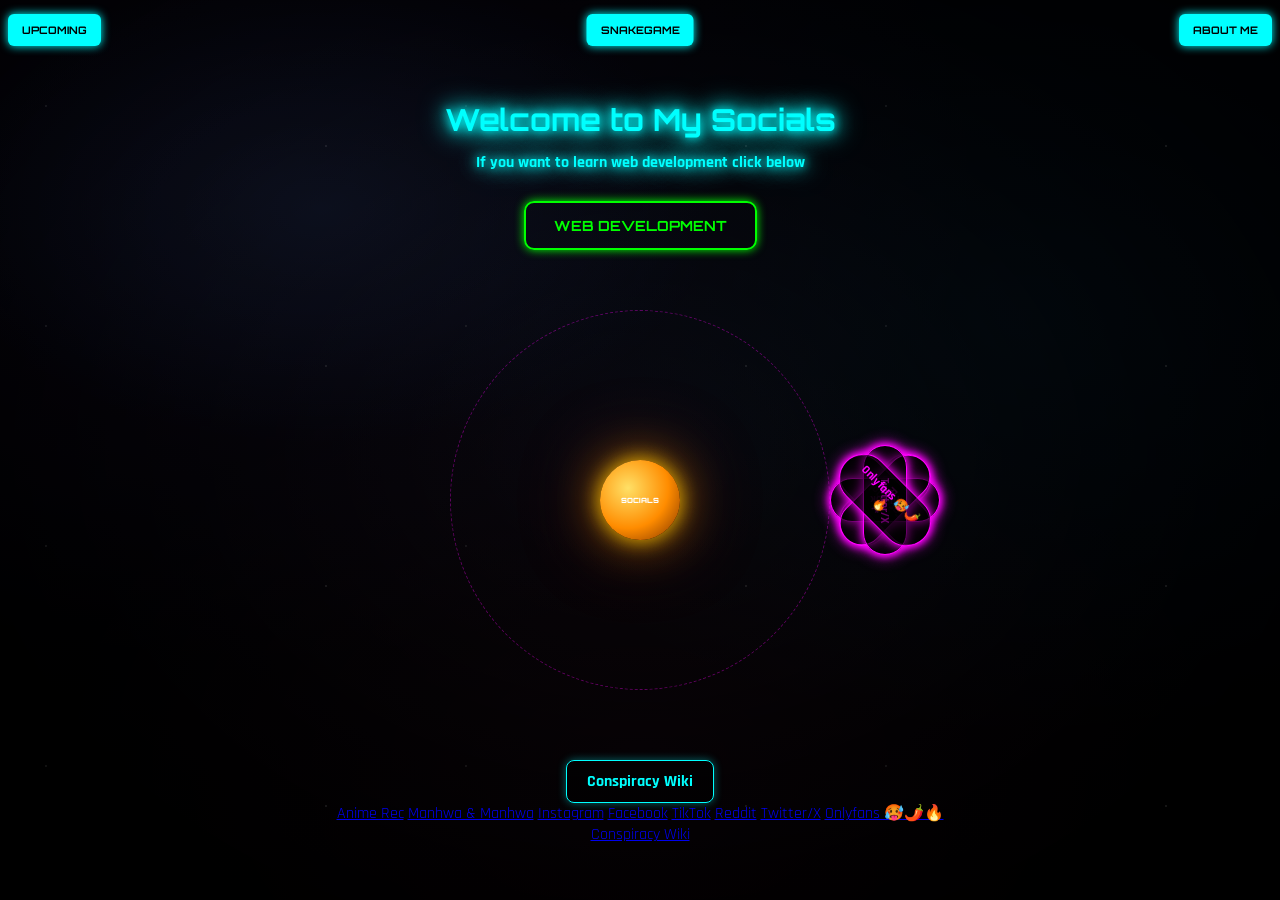
<file: index.html>
<html>
    <head>
        <meta charset="UTF-8">
        <meta name="viewport" content="width=device-width, initial-scale=1.0, maximum-scale=1.0">
        <title>Mine page</title>
        <link rel="stylesheet" href="styles.css">
    </head>
    <body>
        <a href="Upcomingnextproject.html" class="corner-btn left-btn">Upcoming</a>
        <a href="snakegame.html" class="corner-btn center-btn">Snakegame</a>
        <a href="About me.html" class="corner-btn right-btn">About me</a>

        <div class="container">
            <h1>Welcome to My Socials</h1>
            <h1>If you want to learn web development click below</h1>
            <a href="https://quaint-erigeron-05c.notion.site/Web-Development-14207b07f0b480189960db71a5a74158" class="web-dev-btn">Web Development</a>

            <!-- =============================================
                 DESKTOP: Solar System Orbit
                 ============================================= -->
            <div class="solar-system">
                <!-- Orbit ring decoration -->
                <div class="orbit-ring"></div>

                <!-- Sun / center -->
                <div class="sun">SOCIALS</div>

                <!-- Orbit tracks — each wraps one planet link -->
                <div class="orbit-track">
                    <a href="fav anime.html" class="planet">Anime Rec</a>
                </div>
                <div class="orbit-track">
                    <a href="Manhwa&Manhwa.html" class="planet">Manhwa &amp; Manhwa</a>
                </div>
                <div class="orbit-track">
                    <a href="https://www.instagram.com/pixel_d.89/" class="planet">Instagram</a>
                </div>
                <div class="orbit-track">
                    <a href="https://www.facebook.com/share/16aVFWT7z6/" class="planet">Facebook</a>
                </div>
                <div class="orbit-track">
                    <a href="https://www.tiktok.com/@mr.theeviloverlord77?_r=1&_t=ZS-95VW1gerPqy" class="planet">TikTok</a>
                </div>
                <div class="orbit-track">
                    <a href="https://www.reddit.com/user/epexloard/" class="planet">Reddit</a>
                </div>
                <div class="orbit-track">
                    <a href="https://x.com/mreviloverloard" class="planet">Twitter/X</a>
                </div>
                <div class="orbit-track">
                    <a href="haha.html" class="planet">Onlyfans 🥵🌶️🔥</a>
                </div>
            </div>

            <!-- Extra links (desktop, shown below orbit) -->
            <div class="extra-links">
                <a href="conspiracy-wiki.html" class="extra-link">Conspiracy Wiki</a>
            </div>

            <!-- =============================================
                 MOBILE: Grid layout
                 ============================================= -->
            <div class="mobile-links">
                <a href="fav anime.html" class="mobile-link">Anime Rec</a>
                <a href="Manhwa&Manhwa.html" class="mobile-link">Manhwa &amp; Manhwa</a>
                <a href="https://www.instagram.com/pixel_d.89/" class="mobile-link">Instagram</a>
                <a href="https://www.facebook.com/share/16aVFWT7z6/" class="mobile-link">Facebook</a>
                <a href="https://www.tiktok.com/@mr.theeviloverlord77?_r=1&_t=ZS-95VW1gerPqy" class="mobile-link">TikTok</a>
                <a href="https://www.reddit.com/user/epexloard/" class="mobile-link">Reddit</a>
                <a href="https://x.com/mreviloverloard" class="mobile-link">Twitter/X</a>
                <a href="haha.html" class="mobile-link">Onlyfans 🥵🌶️🔥</a>
            </div>

            <div class="extra-links-mobile">
                <a href="conspiracy-wiki.html" class="extra-link-mobile">Conspiracy Wiki</a>
            </div>
        </div>

        <script src="galaxy.js" defer></script>
    </body>
</html>
</file>
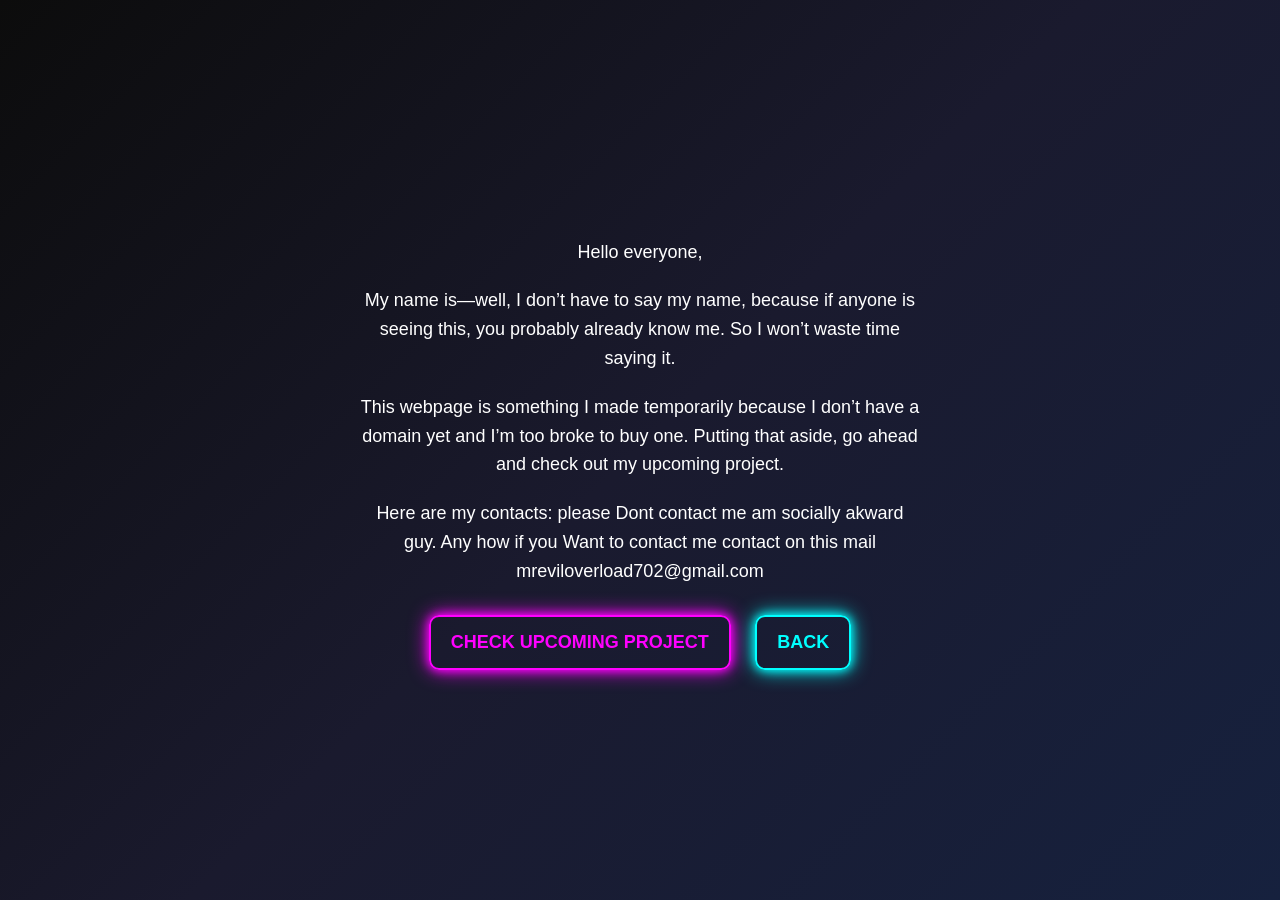
<file: About me.html>
<html>
    <head>
        <meta charset="UTF-8">
        <meta name="viewport" content="width=device-width, initial-scale=1.0">
        <title>About Me</title>
        <link rel="stylesheet" href="aboutme.css">
    </head>
    <body>
        <div class="container">
            <p>Hello everyone,</p>
            <p>My name is—well, I don’t have to say my name, because if anyone is seeing this, you probably already know me. So I won’t waste time saying it.</p>
            <p>This webpage is something I made temporarily because I don’t have a domain yet and I’m too broke to buy one. Putting that aside, go ahead and check out my upcoming project.</p>
            <p>Here are my contacts: please Dont contact me am socially akward guy. Any how if you Want to contact me contact on this mail mreviloverload702@gmail.com</p>
            <a href="Upcomingnextproject.html" class="btn">Check Upcoming Project</a>
            <a href="index.html" class="btn back-btn">Back</a>
        </div>
    </body>
</html>
</file>
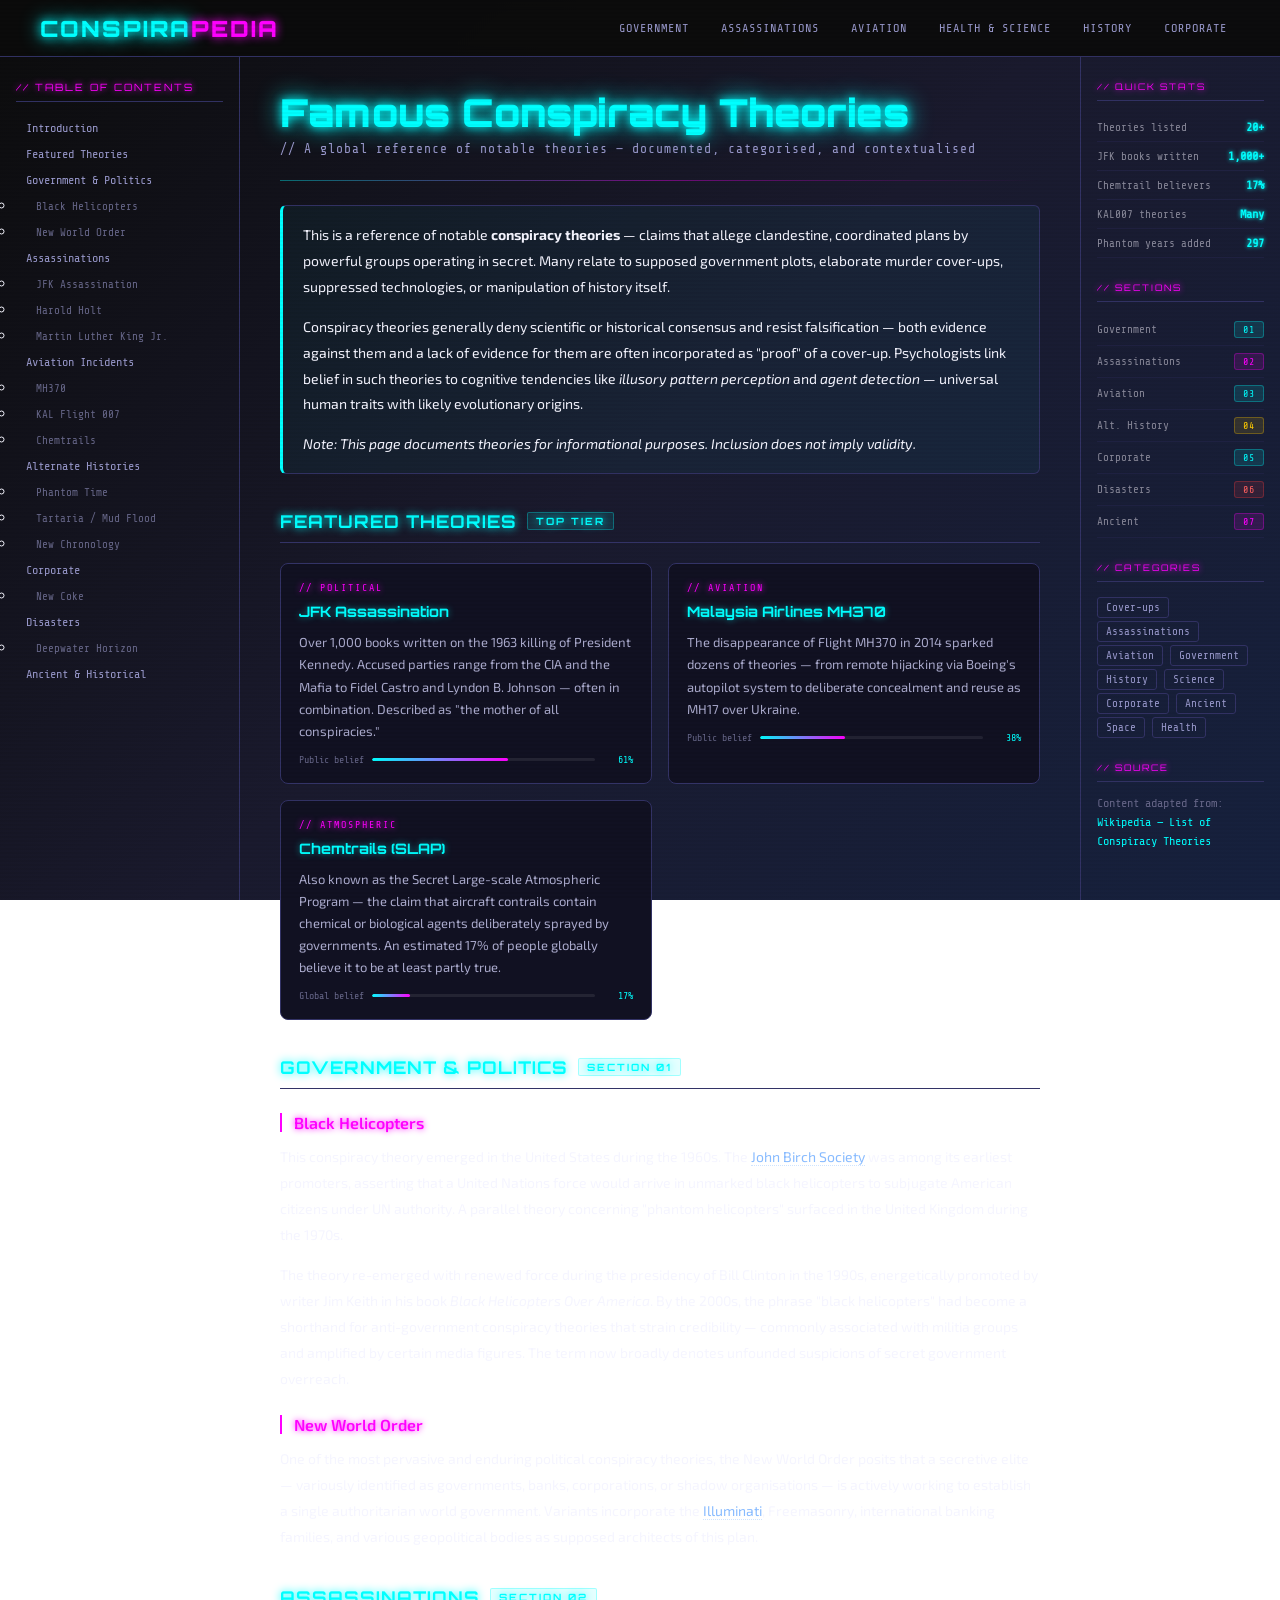
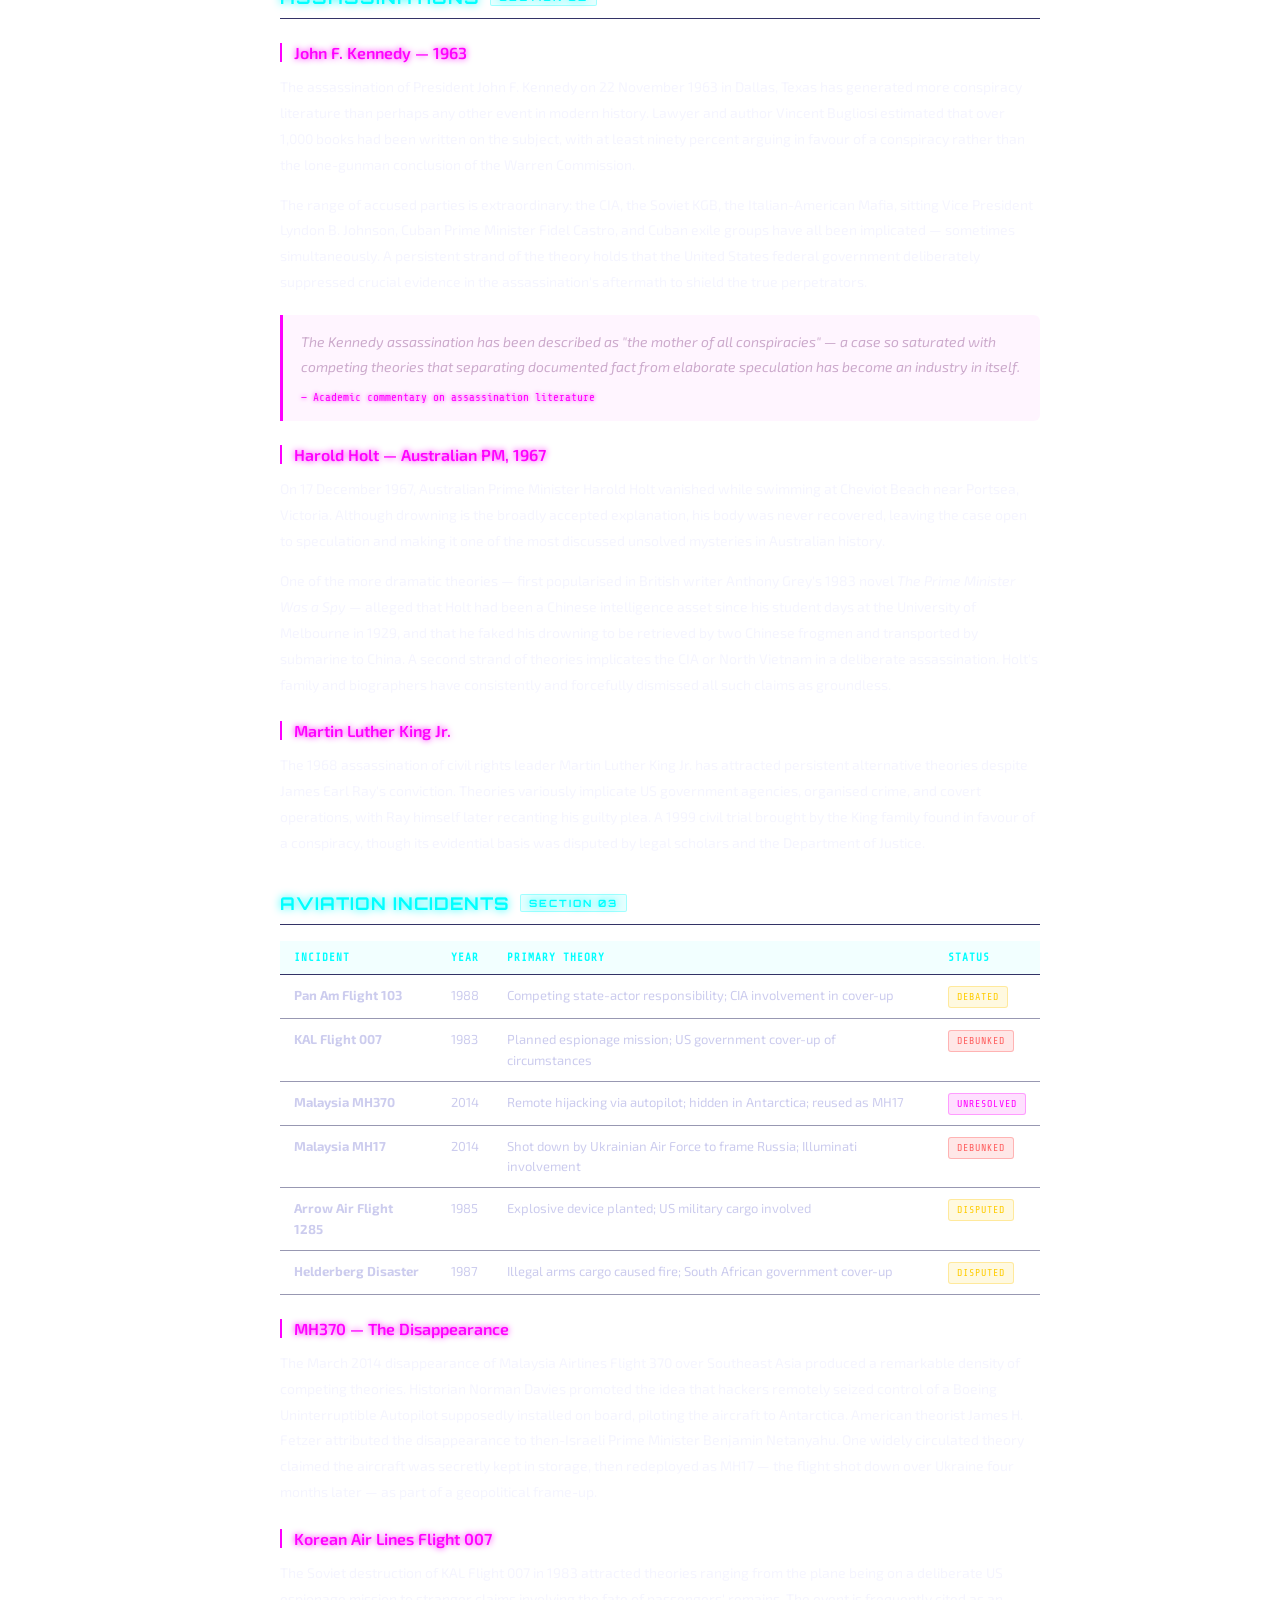
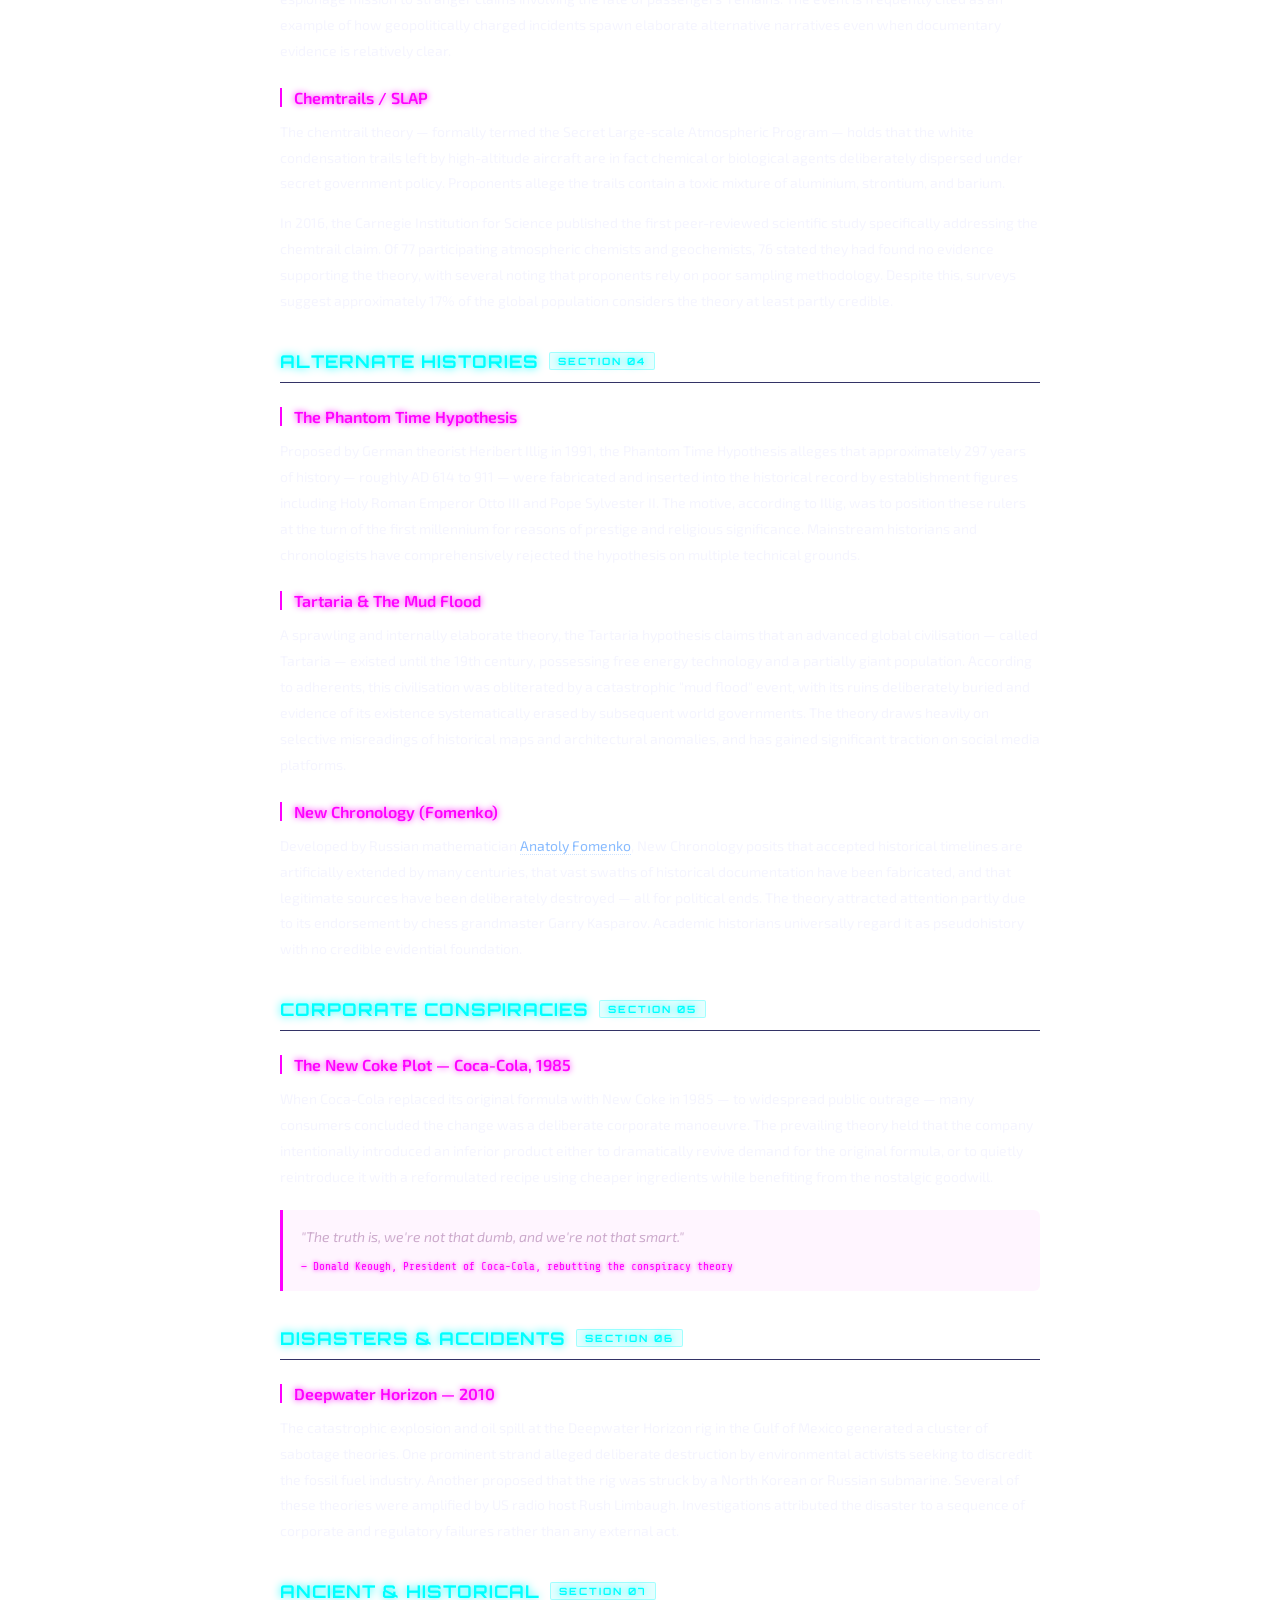
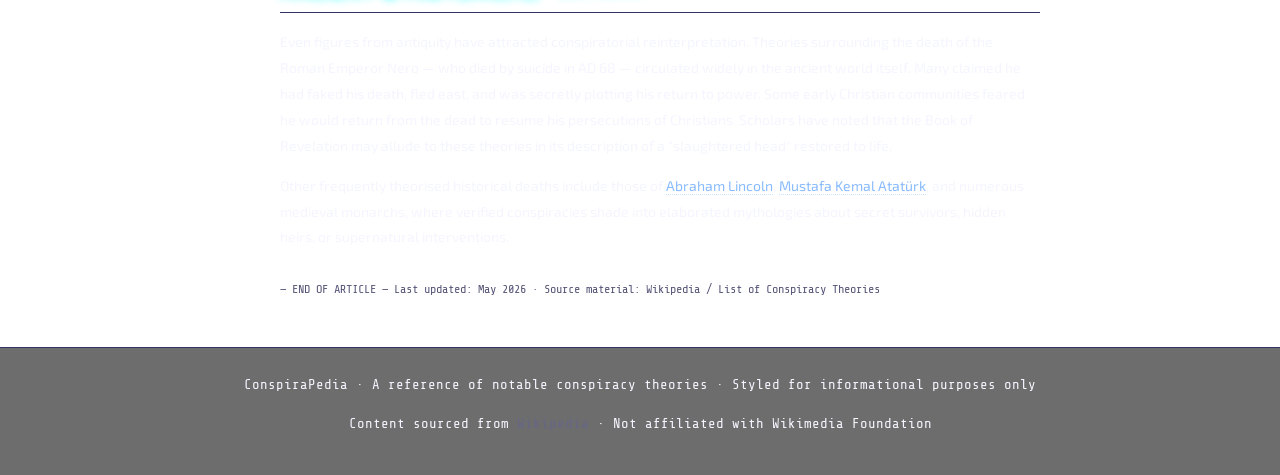
<file: conspiracy-wiki.html>
<!DOCTYPE html>
<html lang="en">
<head>
<meta charset="UTF-8">
<meta name="viewport" content="width=device-width, initial-scale=1.0">
<title>ConspiraPedia — Famous Conspiracy Theories of the World</title>
<link href="https://fonts.googleapis.com/css2?family=Share+Tech+Mono&family=Orbitron:wght@400;700;900&family=Exo+2:wght@300;400;600&display=swap" rel="stylesheet">
<style>
  :root {
    --cyan: #00ffff;
    --magenta: #ff00ff;
    --bg-deep: #0c0c0c;
    --bg-mid: #1a1a2e;
    --bg-card: #111122;
    --text-main: #f5f5ff;
    --text-muted: #9999cc;
    --border-dim: #333366;
  }

  * { box-sizing: border-box; margin: 0; padding: 0; }

  body {
    font-family: 'Exo 2', sans-serif;
    background: linear-gradient(135deg, #0c0c0c, #1a1a2e, #16213e);
    background-attachment: fixed;
    color: var(--text-main);
    min-height: 100vh;
    overflow-x: hidden;
  }

  /* Scanline overlay */
  body::before {
    content: '';
    position: fixed;
    top: 0; left: 0; right: 0; bottom: 0;
    background: repeating-linear-gradient(
      0deg,
      transparent,
      transparent 2px,
      rgba(0,0,0,0.03) 2px,
      rgba(0,0,0,0.03) 4px
    );
    pointer-events: none;
    z-index: 9999;
  }

  /* ── HEADER ── */
  header {
    border-bottom: 1px solid var(--border-dim);
    padding: 0 40px;
    display: flex;
    align-items: center;
    justify-content: space-between;
    background: rgba(12,12,12,0.95);
    position: sticky;
    top: 0;
    z-index: 100;
    backdrop-filter: blur(6px);
  }

  .site-logo {
    font-family: 'Orbitron', monospace;
    font-size: 1.4em;
    font-weight: 900;
    color: var(--cyan);
    text-shadow: 0 0 10px var(--cyan), 0 0 20px var(--cyan);
    padding: 14px 0;
    letter-spacing: 2px;
    text-decoration: none;
  }

  .site-logo span { color: var(--magenta); text-shadow: 0 0 10px var(--magenta); }

  nav {
    display: flex;
    gap: 6px;
    flex-wrap: wrap;
  }

  nav a {
    color: var(--text-muted);
    text-decoration: none;
    font-size: 12px;
    font-family: 'Share Tech Mono', monospace;
    padding: 6px 12px;
    border: 1px solid transparent;
    border-radius: 4px;
    transition: all 0.2s;
    text-transform: uppercase;
    letter-spacing: 1px;
  }

  nav a:hover {
    color: var(--cyan);
    border-color: var(--cyan);
    text-shadow: 0 0 8px var(--cyan);
  }

  /* ── LAYOUT ── */
  .page-wrap {
    display: grid;
    grid-template-columns: 240px 1fr 200px;
    gap: 0;
    max-width: 1300px;
    margin: 0 auto;
    min-height: calc(100vh - 57px);
  }

  /* ── LEFT SIDEBAR ── */
  .sidebar-left {
    border-right: 1px solid var(--border-dim);
    padding: 24px 16px;
    position: sticky;
    top: 57px;
    height: calc(100vh - 57px);
    overflow-y: auto;
  }

  .sidebar-left::-webkit-scrollbar { width: 4px; }
  .sidebar-left::-webkit-scrollbar-thumb { background: var(--border-dim); border-radius: 2px; }

  .toc-title {
    font-family: 'Orbitron', monospace;
    font-size: 10px;
    letter-spacing: 2px;
    color: var(--magenta);
    text-transform: uppercase;
    text-shadow: 0 0 6px var(--magenta);
    margin-bottom: 14px;
    padding-bottom: 8px;
    border-bottom: 1px solid var(--border-dim);
  }

  .toc-list { list-style: none; }

  .toc-list li { margin-bottom: 2px; }

  .toc-list a {
    color: var(--text-muted);
    text-decoration: none;
    font-size: 12px;
    font-family: 'Share Tech Mono', monospace;
    display: block;
    padding: 5px 8px;
    border-radius: 3px;
    transition: all 0.2s;
    border-left: 2px solid transparent;
  }

  .toc-list a:hover {
    color: var(--cyan);
    border-left-color: var(--cyan);
    background: rgba(0,255,255,0.05);
    text-shadow: 0 0 6px var(--cyan);
  }

  .toc-list .sub a {
    font-size: 11px;
    padding-left: 18px;
    color: #666688;
  }

  .toc-list .sub a:hover { color: var(--magenta); border-left-color: var(--magenta); }

  /* ── MAIN CONTENT ── */
  main {
    padding: 32px 40px;
    max-width: 100%;
  }

  .page-title {
    font-family: 'Orbitron', monospace;
    font-size: 2.4em;
    font-weight: 900;
    color: var(--cyan);
    text-shadow: 0 0 10px var(--cyan), 0 0 25px var(--cyan);
    margin-bottom: 6px;
    line-height: 1.2;
  }

  .page-subtitle {
    font-family: 'Share Tech Mono', monospace;
    font-size: 13px;
    color: var(--text-muted);
    margin-bottom: 24px;
    letter-spacing: 1px;
  }

  .divider {
    height: 1px;
    background: linear-gradient(90deg, var(--cyan), var(--magenta), transparent);
    margin-bottom: 24px;
    opacity: 0.4;
  }

  /* Intro box */
  .intro-box {
    border: 1px solid var(--border-dim);
    border-left: 3px solid var(--cyan);
    background: rgba(0,255,255,0.04);
    padding: 16px 20px;
    border-radius: 6px;
    margin-bottom: 28px;
    font-size: 14px;
    line-height: 1.8;
    color: #ccccee;
  }

  /* Section headers */
  .section-header {
    font-family: 'Orbitron', monospace;
    font-size: 1.1em;
    font-weight: 700;
    color: var(--cyan);
    text-shadow: 0 0 8px var(--cyan);
    margin: 36px 0 16px;
    padding-bottom: 10px;
    border-bottom: 1px solid var(--border-dim);
    letter-spacing: 1px;
    display: flex;
    align-items: center;
    gap: 10px;
  }

  .section-header .tag {
    font-size: 10px;
    background: rgba(0,255,255,0.1);
    border: 1px solid rgba(0,255,255,0.3);
    color: var(--cyan);
    padding: 2px 8px;
    border-radius: 2px;
    letter-spacing: 2px;
  }

  .sub-section-header {
    font-family: 'Exo 2', sans-serif;
    font-size: 1em;
    font-weight: 600;
    color: var(--magenta);
    text-shadow: 0 0 6px var(--magenta);
    margin: 24px 0 12px;
    padding-left: 12px;
    border-left: 2px solid var(--magenta);
  }

  p {
    font-size: 14px;
    line-height: 1.85;
    color: var(--text-main);
    margin-bottom: 14px;
  }

  a.wikilink {
    color: #88bbff;
    text-decoration: none;
    border-bottom: 1px dotted rgba(136,187,255,0.4);
    transition: color 0.2s;
  }

  a.wikilink:hover { color: var(--cyan); border-bottom-color: var(--cyan); }

  /* Conspiracy cards */
  .conspiracy-grid {
    display: grid;
    grid-template-columns: repeat(auto-fit, minmax(260px, 1fr));
    gap: 16px;
    margin: 20px 0 28px;
  }

  .con-card {
    background: var(--bg-card);
    border: 1px solid var(--border-dim);
    border-radius: 8px;
    padding: 18px;
    transition: all 0.25s;
    position: relative;
    overflow: hidden;
  }

  .con-card::before {
    content: '';
    position: absolute;
    top: 0; left: 0; right: 0;
    height: 2px;
    background: linear-gradient(90deg, var(--cyan), var(--magenta));
    opacity: 0;
    transition: opacity 0.25s;
  }

  .con-card:hover { border-color: rgba(0,255,255,0.35); transform: translateY(-2px); }
  .con-card:hover::before { opacity: 1; }

  .con-card-label {
    font-family: 'Share Tech Mono', monospace;
    font-size: 10px;
    color: var(--magenta);
    text-transform: uppercase;
    letter-spacing: 2px;
    margin-bottom: 8px;
    text-shadow: 0 0 6px var(--magenta);
  }

  .con-card h3 {
    font-family: 'Orbitron', monospace;
    font-size: 0.9em;
    font-weight: 700;
    color: var(--cyan);
    margin-bottom: 10px;
    text-shadow: 0 0 6px rgba(0,255,255,0.5);
    line-height: 1.4;
  }

  .con-card p {
    font-size: 13px;
    color: #aaaacc;
    line-height: 1.7;
    margin: 0;
  }

  .con-card .belief-bar {
    margin-top: 12px;
    display: flex;
    align-items: center;
    gap: 8px;
  }

  .belief-bar-label {
    font-family: 'Share Tech Mono', monospace;
    font-size: 10px;
    color: #666688;
    white-space: nowrap;
  }

  .belief-bar-track {
    flex: 1;
    height: 3px;
    background: rgba(255,255,255,0.08);
    border-radius: 2px;
    overflow: hidden;
  }

  .belief-bar-fill {
    height: 100%;
    background: linear-gradient(90deg, var(--cyan), var(--magenta));
    border-radius: 2px;
  }

  .belief-bar-pct {
    font-family: 'Share Tech Mono', monospace;
    font-size: 10px;
    color: var(--cyan);
    min-width: 30px;
    text-align: right;
  }

  /* Quote block */
  .pullquote {
    border-left: 3px solid var(--magenta);
    background: rgba(255,0,255,0.04);
    padding: 14px 18px;
    margin: 20px 0;
    border-radius: 0 6px 6px 0;
    font-style: italic;
    font-size: 14px;
    color: #ccaacc;
    line-height: 1.8;
  }

  .pullquote cite {
    display: block;
    margin-top: 8px;
    font-style: normal;
    font-family: 'Share Tech Mono', monospace;
    font-size: 11px;
    color: var(--magenta);
    text-shadow: 0 0 4px var(--magenta);
  }

  /* Info table */
  .info-table {
    width: 100%;
    border-collapse: collapse;
    margin: 16px 0 24px;
    font-size: 13px;
  }

  .info-table th {
    font-family: 'Share Tech Mono', monospace;
    font-size: 11px;
    letter-spacing: 1px;
    text-transform: uppercase;
    color: var(--cyan);
    text-align: left;
    padding: 10px 14px;
    border-bottom: 1px solid var(--border-dim);
    background: rgba(0,255,255,0.05);
  }

  .info-table td {
    padding: 10px 14px;
    border-bottom: 1px solid rgba(51,51,102,0.5);
    color: #ccccee;
    vertical-align: top;
    line-height: 1.6;
  }

  .info-table tr:hover td { background: rgba(255,255,255,0.02); }

  .badge {
    display: inline-block;
    font-family: 'Share Tech Mono', monospace;
    font-size: 10px;
    padding: 2px 8px;
    border-radius: 3px;
    letter-spacing: 1px;
    text-transform: uppercase;
  }

  .badge-cyan { background: rgba(0,255,255,0.12); color: var(--cyan); border: 1px solid rgba(0,255,255,0.3); }
  .badge-magenta { background: rgba(255,0,255,0.12); color: var(--magenta); border: 1px solid rgba(255,0,255,0.3); }
  .badge-amber { background: rgba(255,200,0,0.12); color: #ffcc00; border: 1px solid rgba(255,200,0,0.3); }
  .badge-red { background: rgba(255,60,60,0.12); color: #ff6060; border: 1px solid rgba(255,60,60,0.3); }

  /* ── RIGHT SIDEBAR ── */
  .sidebar-right {
    border-left: 1px solid var(--border-dim);
    padding: 24px 16px;
    position: sticky;
    top: 57px;
    height: calc(100vh - 57px);
    overflow-y: auto;
  }

  .sidebar-right::-webkit-scrollbar { width: 4px; }
  .sidebar-right::-webkit-scrollbar-thumb { background: var(--border-dim); border-radius: 2px; }

  .sidebar-widget {
    margin-bottom: 24px;
  }

  .widget-title {
    font-family: 'Orbitron', monospace;
    font-size: 9px;
    letter-spacing: 2px;
    color: var(--magenta);
    text-shadow: 0 0 6px var(--magenta);
    text-transform: uppercase;
    margin-bottom: 12px;
    padding-bottom: 8px;
    border-bottom: 1px solid var(--border-dim);
  }

  .stat-item {
    display: flex;
    justify-content: space-between;
    align-items: center;
    padding: 7px 0;
    border-bottom: 1px solid rgba(51,51,102,0.3);
    font-size: 12px;
  }

  .stat-label { color: #888899; font-family: 'Share Tech Mono', monospace; font-size: 11px; }
  .stat-value { color: var(--cyan); font-family: 'Share Tech Mono', monospace; font-weight: bold; text-shadow: 0 0 4px var(--cyan); }

  .cat-tag {
    display: inline-block;
    margin: 3px 3px 0 0;
    padding: 3px 8px;
    font-size: 11px;
    font-family: 'Share Tech Mono', monospace;
    border: 1px solid var(--border-dim);
    border-radius: 3px;
    color: var(--text-muted);
    cursor: default;
    transition: all 0.2s;
  }

  .cat-tag:hover { color: var(--cyan); border-color: var(--cyan); background: rgba(0,255,255,0.05); }

  /* Footer */
  footer {
    border-top: 1px solid var(--border-dim);
    padding: 24px 40px;
    text-align: center;
    font-family: 'Share Tech Mono', monospace;
    font-size: 11px;
    color: #444466;
    background: rgba(12,12,12,0.6);
  }

  footer a { color: #666688; text-decoration: none; }
  footer a:hover { color: var(--cyan); }

  /* Animations */
  @keyframes glow-pulse {
    0%, 100% { text-shadow: 0 0 10px var(--cyan), 0 0 20px var(--cyan); }
    50% { text-shadow: 0 0 15px var(--cyan), 0 0 35px var(--cyan), 0 0 50px var(--cyan); }
  }

  .page-title { animation: glow-pulse 4s ease-in-out infinite; }

  /* Mobile */
  @media (max-width: 900px) {
    .page-wrap { grid-template-columns: 1fr; }
    .sidebar-left, .sidebar-right { display: none; }
    main { padding: 20px; }
    .page-title { font-size: 1.6em; }
    header { padding: 0 16px; }
    nav { display: none; }
  }

  @media (max-width: 480px) {
    main { padding: 15px; }
    .page-title { font-size: 1.4em; }
    header { padding: 0 12px; }
    .intro-box { padding: 12px 16px; }
    .con-card { padding: 14px; }
    .conspiracy-grid { gap: 12px; }
    .section-header { font-size: 1em; }
    .sub-section-header { font-size: 0.95em; }
    p { font-size: 13px; }
    .info-table th, .info-table td { padding: 8px 10px; font-size: 12px; }
    .pullquote { padding: 12px 16px; font-size: 13px; }
    .stat-item { font-size: 11px; }
    .cat-tag { font-size: 10px; padding: 2px 6px; }
    footer { padding: 16px 20px; font-size: 10px; }
  }
</style>
</head>
<body>

<!-- HEADER -->
<header>
  <a class="site-logo" href="#">CONSPIRA<span>PEDIA</span></a>
  <nav>
    <a href="#govt">Government</a>
    <a href="#assassinations">Assassinations</a>
    <a href="#aviation">Aviation</a>
    <a href="#health">Health &amp; Science</a>
    <a href="#history">History</a>
    <a href="#corporate">Corporate</a>
  </nav>
</header>

<div class="page-wrap">

  <!-- LEFT SIDEBAR: TOC -->
  <aside class="sidebar-left">
    <div class="toc-title">// Table of Contents</div>
    <ul class="toc-list">
      <li><a href="#intro">Introduction</a></li>
      <li><a href="#featured">Featured Theories</a></li>
      <li><a href="#govt">Government &amp; Politics</a></li>
      <ul class="sub">
        <li><a href="#black-helicopters">Black Helicopters</a></li>
        <li><a href="#new-world-order">New World Order</a></li>
      </ul>
      <li><a href="#assassinations">Assassinations</a></li>
      <ul class="sub">
        <li><a href="#jfk">JFK Assassination</a></li>
        <li><a href="#harold-holt">Harold Holt</a></li>
        <li><a href="#mlk">Martin Luther King Jr.</a></li>
      </ul>
      <li><a href="#aviation">Aviation Incidents</a></li>
      <ul class="sub">
        <li><a href="#mh370">MH370</a></li>
        <li><a href="#kal007">KAL Flight 007</a></li>
        <li><a href="#chemtrails">Chemtrails</a></li>
      </ul>
      <li><a href="#history">Alternate Histories</a></li>
      <ul class="sub">
        <li><a href="#phantom-time">Phantom Time</a></li>
        <li><a href="#tartaria">Tartaria / Mud Flood</a></li>
        <li><a href="#new-chronology">New Chronology</a></li>
      </ul>
      <li><a href="#corporate">Corporate</a></li>
      <ul class="sub">
        <li><a href="#new-coke">New Coke</a></li>
      </ul>
      <li><a href="#disasters">Disasters</a></li>
      <ul class="sub">
        <li><a href="#deepwater">Deepwater Horizon</a></li>
      </ul>
      <li><a href="#ancient">Ancient &amp; Historical</a></li>
    </ul>
  </aside>

  <!-- MAIN -->
  <main>

    <h1 class="page-title">Famous Conspiracy Theories</h1>
    <div class="page-subtitle">// A global reference of notable theories — documented, categorised, and contextualised</div>
    <div class="divider"></div>

    <div class="intro-box" id="intro">
      <p>This is a reference of notable <strong>conspiracy theories</strong> — claims that allege clandestine, coordinated plans by powerful groups operating in secret. Many relate to supposed government plots, elaborate murder cover-ups, suppressed technologies, or manipulation of history itself.</p>
      <p>Conspiracy theories generally deny scientific or historical consensus and resist falsification — both evidence against them and a lack of evidence for them are often incorporated as "proof" of a cover-up. Psychologists link belief in such theories to cognitive tendencies like <em>illusory pattern perception</em> and <em>agent detection</em> — universal human traits with likely evolutionary origins.</p>
      <p style="margin:0;"><em>Note: This page documents theories for informational purposes. Inclusion does not imply validity.</em></p>
    </div>

    <!-- FEATURED CARDS -->
    <div class="section-header" id="featured">
      FEATURED THEORIES <span class="tag">TOP TIER</span>
    </div>

    <div class="conspiracy-grid">

      <div class="con-card">
        <div class="con-card-label">// Political</div>
        <h3>JFK Assassination</h3>
        <p>Over 1,000 books written on the 1963 killing of President Kennedy. Accused parties range from the CIA and the Mafia to Fidel Castro and Lyndon B. Johnson — often in combination. Described as "the mother of all conspiracies."</p>
        <div class="belief-bar">
          <span class="belief-bar-label">Public belief</span>
          <div class="belief-bar-track"><div class="belief-bar-fill" style="width:61%"></div></div>
          <span class="belief-bar-pct">61%</span>
        </div>
      </div>

      <div class="con-card">
        <div class="con-card-label">// Aviation</div>
        <h3>Malaysia Airlines MH370</h3>
        <p>The disappearance of Flight MH370 in 2014 sparked dozens of theories — from remote hijacking via Boeing's autopilot system to deliberate concealment and reuse as MH17 over Ukraine.</p>
        <div class="belief-bar">
          <span class="belief-bar-label">Public belief</span>
          <div class="belief-bar-track"><div class="belief-bar-fill" style="width:38%"></div></div>
          <span class="belief-bar-pct">38%</span>
        </div>
      </div>

      <div class="con-card">
        <div class="con-card-label">// Atmospheric</div>
        <h3>Chemtrails (SLAP)</h3>
        <p>Also known as the Secret Large-scale Atmospheric Program — the claim that aircraft contrails contain chemical or biological agents deliberately sprayed by governments. An estimated 17% of people globally believe it to be at least partly true.</p>
        <div class="belief-bar">
          <span class="belief-bar-label">Global belief</span>
          <div class="belief-bar-track"><div class="belief-bar-fill" style="width:17%"></div></div>
          <span class="belief-bar-pct">17%</span>
        </div>
      </div>

    </div>

    <!-- GOVERNMENT -->
    <div class="section-header" id="govt">
      GOVERNMENT &amp; POLITICS <span class="tag">SECTION 01</span>
    </div>

    <h3 class="sub-section-header" id="black-helicopters">Black Helicopters</h3>
    <p>This conspiracy theory emerged in the United States during the 1960s. The <a class="wikilink" href="https://en.wikipedia.org/wiki/John_Birch_Society" target="_blank">John Birch Society</a> was among its earliest promoters, asserting that a United Nations force would arrive in unmarked black helicopters to subjugate American citizens under UN authority. A parallel theory concerning "phantom helicopters" surfaced in the United Kingdom during the 1970s.</p>
    <p>The theory re-emerged with renewed force during the presidency of Bill Clinton in the 1990s, energetically promoted by writer Jim Keith in his book <em>Black Helicopters Over America</em>. By the 2000s, the phrase "black helicopters" had become a shorthand for anti-government conspiracy theories that strain credibility — commonly associated with militia groups and amplified by certain media figures. The term now broadly denotes unfounded suspicions of secret government overreach.</p>

    <h3 class="sub-section-header" id="new-world-order">New World Order</h3>
    <p>One of the most pervasive and enduring political conspiracy theories, the New World Order posits that a secretive elite — variously identified as governments, banks, corporations, or shadow organisations — is actively working to establish a single authoritarian world government. Variants incorporate the <a class="wikilink" href="https://en.wikipedia.org/wiki/Illuminati" target="_blank">Illuminati</a>, Freemasonry, international banking families, and various geopolitical bodies as supposed architects of this plan.</p>

    <!-- ASSASSINATIONS -->
    <div class="section-header" id="assassinations">
      ASSASSINATIONS <span class="tag">SECTION 02</span>
    </div>

    <h3 class="sub-section-header" id="jfk">John F. Kennedy — 1963</h3>
    <p>The assassination of President John F. Kennedy on 22 November 1963 in Dallas, Texas has generated more conspiracy literature than perhaps any other event in modern history. Lawyer and author Vincent Bugliosi estimated that over 1,000 books had been written on the subject, with at least ninety percent arguing in favour of a conspiracy rather than the lone-gunman conclusion of the Warren Commission.</p>
    <p>The range of accused parties is extraordinary: the CIA, the Soviet KGB, the Italian-American Mafia, sitting Vice President Lyndon B. Johnson, Cuban Prime Minister Fidel Castro, and Cuban exile groups have all been implicated — sometimes simultaneously. A persistent strand of the theory holds that the United States federal government deliberately suppressed crucial evidence in the assassination's aftermath to shield the true perpetrators.</p>

    <div class="pullquote">
      The Kennedy assassination has been described as "the mother of all conspiracies" — a case so saturated with competing theories that separating documented fact from elaborate speculation has become an industry in itself.
      <cite>— Academic commentary on assassination literature</cite>
    </div>

    <h3 class="sub-section-header" id="harold-holt">Harold Holt — Australian PM, 1967</h3>
    <p>On 17 December 1967, Australian Prime Minister Harold Holt vanished while swimming at Cheviot Beach near Portsea, Victoria. Although drowning is the broadly accepted explanation, his body was never recovered, leaving the case open to speculation and making it one of the most discussed unsolved mysteries in Australian history.</p>
    <p>One of the more dramatic theories — first popularised in British writer Anthony Grey's 1983 novel <em>The Prime Minister Was a Spy</em> — alleged that Holt had been a Chinese intelligence asset since his student days at the University of Melbourne in 1929, and that he faked his drowning to be retrieved by two Chinese frogmen and transported by submarine to China. A second strand of theories implicates the CIA or North Vietnam in a deliberate assassination. Holt's family and biographers have consistently and forcefully dismissed all such claims as groundless.</p>

    <h3 class="sub-section-header" id="mlk">Martin Luther King Jr.</h3>
    <p>The 1968 assassination of civil rights leader Martin Luther King Jr. has attracted persistent alternative theories despite James Earl Ray's conviction. Theories variously implicate US government agencies, organised crime, and covert operations, with Ray himself later recanting his guilty plea. A 1999 civil trial brought by the King family found in favour of a conspiracy, though its evidential basis was disputed by legal scholars and the Department of Justice.</p>

    <!-- AVIATION -->
    <div class="section-header" id="aviation">
      AVIATION INCIDENTS <span class="tag">SECTION 03</span>
    </div>

    <table class="info-table">
      <thead>
        <tr>
          <th>Incident</th>
          <th>Year</th>
          <th>Primary Theory</th>
          <th>Status</th>
        </tr>
      </thead>
      <tbody>
        <tr>
          <td><strong>Pan Am Flight 103</strong></td>
          <td>1988</td>
          <td>Competing state-actor responsibility; CIA involvement in cover-up</td>
          <td><span class="badge badge-amber">Debated</span></td>
        </tr>
        <tr>
          <td><strong>KAL Flight 007</strong></td>
          <td>1983</td>
          <td>Planned espionage mission; US government cover-up of circumstances</td>
          <td><span class="badge badge-red">Debunked</span></td>
        </tr>
        <tr>
          <td><strong>Malaysia MH370</strong></td>
          <td>2014</td>
          <td>Remote hijacking via autopilot; hidden in Antarctica; reused as MH17</td>
          <td><span class="badge badge-magenta">Unresolved</span></td>
        </tr>
        <tr>
          <td><strong>Malaysia MH17</strong></td>
          <td>2014</td>
          <td>Shot down by Ukrainian Air Force to frame Russia; Illuminati involvement</td>
          <td><span class="badge badge-red">Debunked</span></td>
        </tr>
        <tr>
          <td><strong>Arrow Air Flight 1285</strong></td>
          <td>1985</td>
          <td>Explosive device planted; US military cargo involved</td>
          <td><span class="badge badge-amber">Disputed</span></td>
        </tr>
        <tr>
          <td><strong>Helderberg Disaster</strong></td>
          <td>1987</td>
          <td>Illegal arms cargo caused fire; South African government cover-up</td>
          <td><span class="badge badge-amber">Disputed</span></td>
        </tr>
      </tbody>
    </table>

    <h3 class="sub-section-header" id="mh370">MH370 — The Disappearance</h3>
    <p>The March 2014 disappearance of Malaysia Airlines Flight 370 over Southeast Asia produced a remarkable density of competing theories. Historian Norman Davies promoted the idea that hackers remotely seized control of a Boeing Uninterruptible Autopilot supposedly installed on board, piloting the aircraft to Antarctica. American theorist James H. Fetzer attributed the disappearance to then-Israeli Prime Minister Benjamin Netanyahu. One widely circulated theory claimed the aircraft was secretly kept in storage, then redeployed as MH17 — the flight shot down over Ukraine four months later — as part of a geopolitical frame-up.</p>

    <h3 class="sub-section-header" id="kal007">Korean Air Lines Flight 007</h3>
    <p>The Soviet destruction of KAL Flight 007 in 1983 attracted theories ranging from the plane being on a deliberate US espionage mission to stranger claims involving the fate of passengers' remains. The event is frequently cited as an example of how geopolitically charged incidents spawn elaborate alternative narratives even when documentary evidence is relatively clear.</p>

    <h3 class="sub-section-header" id="chemtrails">Chemtrails / SLAP</h3>
    <p>The chemtrail theory — formally termed the Secret Large-scale Atmospheric Program — holds that the white condensation trails left by high-altitude aircraft are in fact chemical or biological agents deliberately dispersed under secret government policy. Proponents allege the trails contain a toxic mixture of aluminium, strontium, and barium.</p>
    <p>In 2016, the Carnegie Institution for Science published the first peer-reviewed scientific study specifically addressing the chemtrail claim. Of 77 participating atmospheric chemists and geochemists, 76 stated they had found no evidence supporting the theory, with several noting that proponents rely on poor sampling methodology. Despite this, surveys suggest approximately 17% of the global population considers the theory at least partly credible.</p>

    <!-- HISTORY -->
    <div class="section-header" id="history">
      ALTERNATE HISTORIES <span class="tag">SECTION 04</span>
    </div>

    <h3 class="sub-section-header" id="phantom-time">The Phantom Time Hypothesis</h3>
    <p>Proposed by German theorist Heribert Illig in 1991, the Phantom Time Hypothesis alleges that approximately 297 years of history — roughly AD 614 to 911 — were fabricated and inserted into the historical record by establishment figures including Holy Roman Emperor Otto III and Pope Sylvester II. The motive, according to Illig, was to position these rulers at the turn of the first millennium for reasons of prestige and religious significance. Mainstream historians and chronologists have comprehensively rejected the hypothesis on multiple technical grounds.</p>

    <h3 class="sub-section-header" id="tartaria">Tartaria &amp; The Mud Flood</h3>
    <p>A sprawling and internally elaborate theory, the Tartaria hypothesis claims that an advanced global civilisation — called Tartaria — existed until the 19th century, possessing free energy technology and a partially giant population. According to adherents, this civilisation was obliterated by a catastrophic "mud flood" event, with its ruins deliberately buried and evidence of its existence systematically erased by subsequent world governments. The theory draws heavily on selective misreadings of historical maps and architectural anomalies, and has gained significant traction on social media platforms.</p>

    <h3 class="sub-section-header" id="new-chronology">New Chronology (Fomenko)</h3>
    <p>Developed by Russian mathematician <a class="wikilink" href="https://en.wikipedia.org/wiki/Anatoly_Fomenko" target="_blank">Anatoly Fomenko</a>, New Chronology posits that accepted historical timelines are artificially extended by many centuries, that vast swaths of historical documentation have been fabricated, and that legitimate sources have been deliberately destroyed — all for political ends. The theory attracted attention partly due to its endorsement by chess grandmaster Garry Kasparov. Academic historians universally regard it as pseudohistory with no credible evidential foundation.</p>

    <!-- CORPORATE -->
    <div class="section-header" id="corporate">
      CORPORATE CONSPIRACIES <span class="tag">SECTION 05</span>
    </div>

    <h3 class="sub-section-header" id="new-coke">The New Coke Plot — Coca-Cola, 1985</h3>
    <p>When Coca-Cola replaced its original formula with New Coke in 1985 — to widespread public outrage — many consumers concluded the change was a deliberate corporate manoeuvre. The prevailing theory held that the company intentionally introduced an inferior product either to dramatically revive demand for the original formula, or to quietly reintroduce it with a reformulated recipe using cheaper ingredients while benefiting from the nostalgic goodwill.</p>

    <div class="pullquote">
      "The truth is, we're not that dumb, and we're not that smart."
      <cite>— Donald Keough, President of Coca-Cola, rebutting the conspiracy theory</cite>
    </div>

    <!-- DISASTERS -->
    <div class="section-header" id="disasters">
      DISASTERS &amp; ACCIDENTS <span class="tag">SECTION 06</span>
    </div>

    <h3 class="sub-section-header" id="deepwater">Deepwater Horizon — 2010</h3>
    <p>The catastrophic explosion and oil spill at the Deepwater Horizon rig in the Gulf of Mexico generated a cluster of sabotage theories. One prominent strand alleged deliberate destruction by environmental activists seeking to discredit the fossil fuel industry. Another proposed that the rig was struck by a North Korean or Russian submarine. Several of these theories were amplified by US radio host Rush Limbaugh. Investigations attributed the disaster to a sequence of corporate and regulatory failures rather than any external act.</p>

    <!-- ANCIENT -->
    <div class="section-header" id="ancient">
      ANCIENT &amp; HISTORICAL <span class="tag">SECTION 07</span>
    </div>

    <p>Even figures from antiquity have attracted conspiratorial reinterpretation. Theories surrounding the death of the Roman Emperor Nero — who died by suicide in AD 68 — circulated widely in the ancient world itself. Many claimed he had faked his death, fled east, and was secretly plotting his return to power. Some early Christian communities feared he would return from the dead to resume his persecutions of Christians. Scholars have noted that the Book of Revelation may allude to these theories in its description of a "slaughtered head" restored to life.</p>

    <p>Other frequently theorised historical deaths include those of <a class="wikilink" href="https://en.wikipedia.org/wiki/Assassination_of_Abraham_Lincoln" target="_blank">Abraham Lincoln</a>, <a class="wikilink" href="https://en.wikipedia.org/wiki/Mustafa_Kemal_Atatürk" target="_blank">Mustafa Kemal Atatürk</a>, and numerous medieval monarchs, where verified conspiracies shade into elaborated mythologies about secret survivors, hidden heirs, or supernatural interventions.</p>

    <p style="margin-top: 28px; font-family: 'Share Tech Mono', monospace; font-size: 12px; color: #555577;">
      — END OF ARTICLE — Last updated: May 2026 · Source material: Wikipedia / List of Conspiracy Theories
    </p>

  </main>

  <!-- RIGHT SIDEBAR -->
  <aside class="sidebar-right">

    <div class="sidebar-widget">
      <div class="widget-title">// Quick Stats</div>
      <div class="stat-item">
        <span class="stat-label">Theories listed</span>
        <span class="stat-value">20+</span>
      </div>
      <div class="stat-item">
        <span class="stat-label">JFK books written</span>
        <span class="stat-value">1,000+</span>
      </div>
      <div class="stat-item">
        <span class="stat-label">Chemtrail believers</span>
        <span class="stat-value">17%</span>
      </div>
      <div class="stat-item">
        <span class="stat-label">KAL007 theories</span>
        <span class="stat-value">Many</span>
      </div>
      <div class="stat-item">
        <span class="stat-label">Phantom years added</span>
        <span class="stat-value">297</span>
      </div>
    </div>

    <div class="sidebar-widget">
      <div class="widget-title">// Sections</div>
      <div class="stat-item"><span class="stat-label">Government</span><span class="badge badge-cyan">01</span></div>
      <div class="stat-item"><span class="stat-label">Assassinations</span><span class="badge badge-magenta">02</span></div>
      <div class="stat-item"><span class="stat-label">Aviation</span><span class="badge badge-cyan">03</span></div>
      <div class="stat-item"><span class="stat-label">Alt. History</span><span class="badge badge-amber">04</span></div>
      <div class="stat-item"><span class="stat-label">Corporate</span><span class="badge badge-cyan">05</span></div>
      <div class="stat-item"><span class="stat-label">Disasters</span><span class="badge badge-red">06</span></div>
      <div class="stat-item"><span class="stat-label">Ancient</span><span class="badge badge-magenta">07</span></div>
    </div>

    <div class="sidebar-widget">
      <div class="widget-title">// Categories</div>
      <span class="cat-tag">Cover-ups</span>
      <span class="cat-tag">Assassinations</span>
      <span class="cat-tag">Aviation</span>
      <span class="cat-tag">Government</span>
      <span class="cat-tag">History</span>
      <span class="cat-tag">Science</span>
      <span class="cat-tag">Corporate</span>
      <span class="cat-tag">Ancient</span>
      <span class="cat-tag">Space</span>
      <span class="cat-tag">Health</span>
    </div>

    <div class="sidebar-widget">
      <div class="widget-title">// Source</div>
      <p style="font-size: 12px; color: #666688; line-height: 1.6; font-family: 'Share Tech Mono', monospace;">
        Content adapted from:<br>
        <a href="https://en.wikipedia.org/wiki/List_of_conspiracy_theories" target="_blank" style="color: var(--cyan); text-decoration: none;">Wikipedia — List of<br>Conspiracy Theories</a>
      </p>
    </div>

  </aside>

</div>

<!-- FOOTER -->
<footer>
  <p>ConspiraPedia · A reference of notable conspiracy theories · Styled for informational purposes only</p>
  <p style="margin-top: 8px;">Content sourced from <a href="https://en.wikipedia.org/wiki/List_of_conspiracy_theories" target="_blank">Wikipedia</a> · Not affiliated with Wikimedia Foundation</p>
</footer>

</body>
</html>
</file>
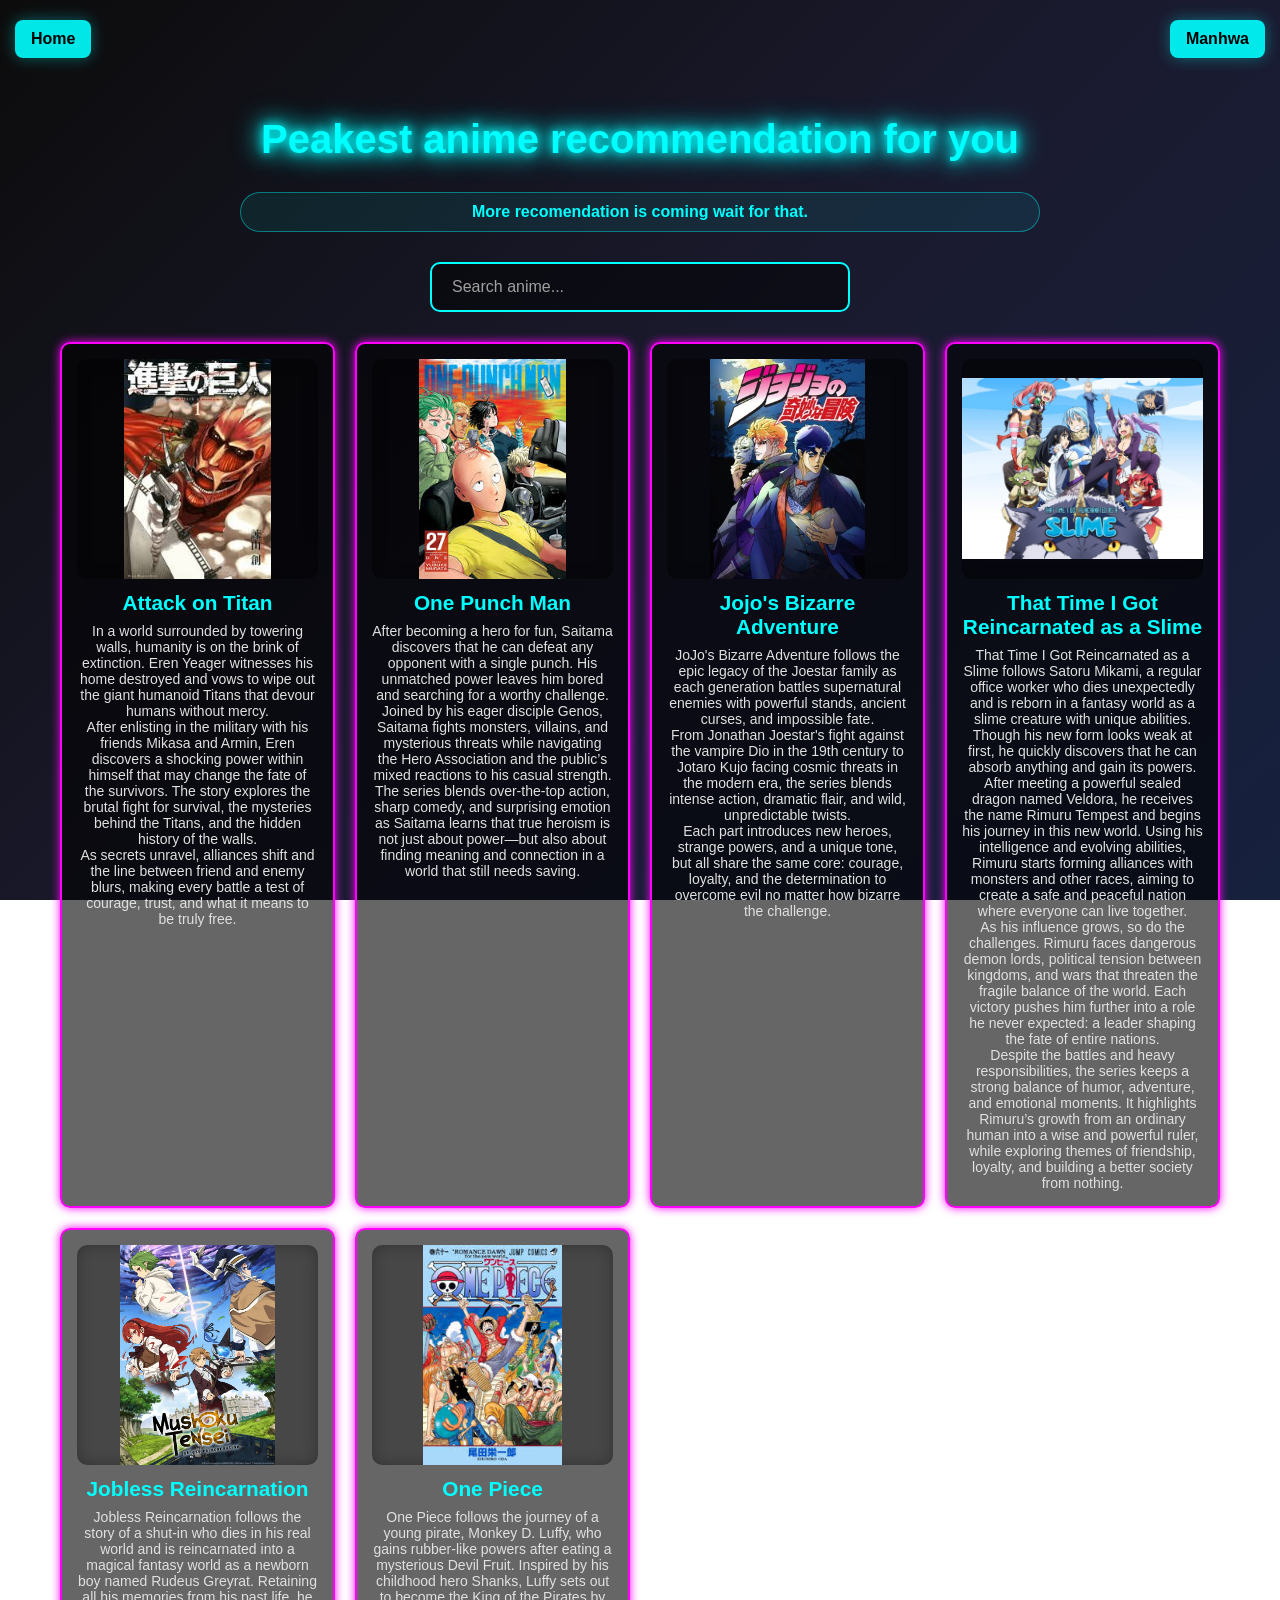
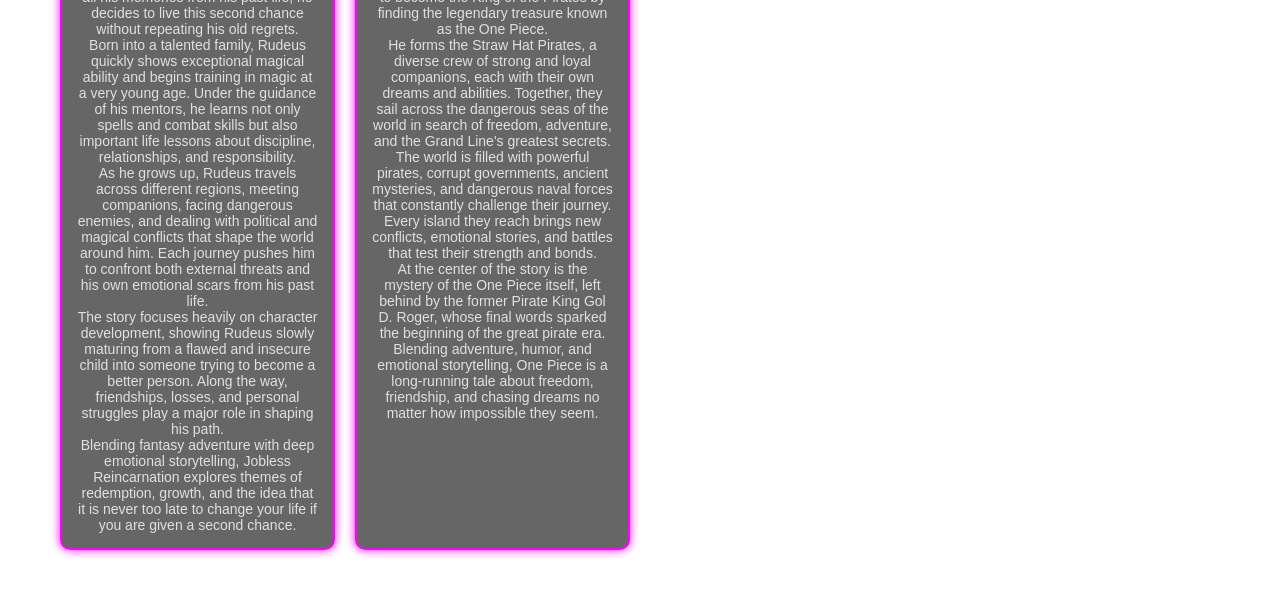
<file: fav anime.html>
<!DOCTYPE html>
<html lang="en">
<head>
<meta charset="UTF-8">
<meta name="viewport" content="width=device-width, initial-scale=1.0">
<title>Anime recommendation</title>
<link rel="stylesheet" href="favanime.css">
</head>

<body>

    <a href="index.html" class="corner-btn left-btn">Home</a>
    <a href="Manhwa&Manhwa.html" class="corner-btn right-btn">Manhwa</a>

<div class="container">
    <h1>Peakest anime recommendation for you</h1>

    <div class="notice-bar">
        <div class="notice-text">More recomendation is coming wait for that.</div>
    </div>

    <div class="search-box">
        <input id="searchInput" type="text" placeholder="Search anime...">
    </div>

    <div class="anime-list" id="animeList">

       
        <div class="card" data-title="Attack on Titan">
            <img class="card-image" src="./aot.jpg" alt="Attack on Titan">
            <h3>Attack on Titan</h3>
            <p>In a world surrounded by towering walls, humanity is on the brink of extinction. Eren Yeager witnesses his home destroyed and vows to wipe out the giant humanoid Titans that devour humans without mercy.</p>
            <p>After enlisting in the military with his friends Mikasa and Armin, Eren discovers a shocking power within himself that may change the fate of the survivors. The story explores the brutal fight for survival, the mysteries behind the Titans, and the hidden history of the walls.</p>
            <p>As secrets unravel, alliances shift and the line between friend and enemy blurs, making every battle a test of courage, trust, and what it means to be truly free.</p>
        </div>

        <div class="card" data-title="One Punch Man">
            <img class="card-image" src="./opm.jpg" alt="One Punch Man">
            <h3>One Punch Man</h3>
            <p>After becoming a hero for fun, Saitama discovers that he can defeat any opponent with a single punch. His unmatched power leaves him bored and searching for a worthy challenge.</p>
            <p>Joined by his eager disciple Genos, Saitama fights monsters, villains, and mysterious threats while navigating the Hero Association and the public’s mixed reactions to his casual strength.</p>
            <p>The series blends over-the-top action, sharp comedy, and surprising emotion as Saitama learns that true heroism is not just about power—but also about finding meaning and connection in a world that still needs saving.</p>
        </div>

        <div class="card" data-title="Jojo's bizarre adventure">
            <img class="card-image" src="./JoJo.jpg" alt="Jojo's bizarre adventure">
            <h3>Jojo's Bizarre Adventure</h3>
            <p>JoJo's Bizarre Adventure follows the epic legacy of the Joestar family as each generation battles supernatural enemies with powerful stands, ancient curses, and impossible fate.</p>
            <p>From Jonathan Joestar's fight against the vampire Dio in the 19th century to Jotaro Kujo facing cosmic threats in the modern era, the series blends intense action, dramatic flair, and wild, unpredictable twists.</p>
            <p>Each part introduces new heroes, strange powers, and a unique tone, but all share the same core: courage, loyalty, and the determination to overcome evil no matter how bizarre the challenge.</p>
        </div>

        <div class="card" data-title="That Time I Got Reincarnated as a Slime">
    <img class="card-image" src="./slime.jpg" alt="That Time I Got Reincarnated as a Slime">
    <h3>That Time I Got Reincarnated as a Slime</h3>

    <p>That Time I Got Reincarnated as a Slime follows Satoru Mikami, a regular office worker who dies unexpectedly and is reborn in a fantasy world as a slime creature with unique abilities. Though his new form looks weak at first, he quickly discovers that he can absorb anything and gain its powers.</p>

    <p>After meeting a powerful sealed dragon named Veldora, he receives the name Rimuru Tempest and begins his journey in this new world. Using his intelligence and evolving abilities, Rimuru starts forming alliances with monsters and other races, aiming to create a safe and peaceful nation where everyone can live together.</p>

    <p>As his influence grows, so do the challenges. Rimuru faces dangerous demon lords, political tension between kingdoms, and wars that threaten the fragile balance of the world. Each victory pushes him further into a role he never expected: a leader shaping the fate of entire nations.</p>

    <p>Despite the battles and heavy responsibilities, the series keeps a strong balance of humor, adventure, and emotional moments. It highlights Rimuru’s growth from an ordinary human into a wise and powerful ruler, while exploring themes of friendship, loyalty, and building a better society from nothing.</p>
    </div>

    <div class="card" data-title="Jobless Reincarnation">
    <img class="card-image" src="./JoblessReincarnation.jpg" alt="Jobless Reincarnation">
    <h3>Jobless Reincarnation</h3>

    <p>Jobless Reincarnation follows the story of a shut-in who dies in his real world and is reincarnated into a magical fantasy world as a newborn boy named Rudeus Greyrat. Retaining all his memories from his past life, he decides to live this second chance without repeating his old regrets.</p>

    <p>Born into a talented family, Rudeus quickly shows exceptional magical ability and begins training in magic at a very young age. Under the guidance of his mentors, he learns not only spells and combat skills but also important life lessons about discipline, relationships, and responsibility.</p>

    <p>As he grows up, Rudeus travels across different regions, meeting companions, facing dangerous enemies, and dealing with political and magical conflicts that shape the world around him. Each journey pushes him to confront both external threats and his own emotional scars from his past life.</p>

    <p>The story focuses heavily on character development, showing Rudeus slowly maturing from a flawed and insecure child into someone trying to become a better person. Along the way, friendships, losses, and personal struggles play a major role in shaping his path.</p>

    <p>Blending fantasy adventure with deep emotional storytelling, Jobless Reincarnation explores themes of redemption, growth, and the idea that it is never too late to change your life if you are given a second chance.</p>
    </div>

    <div class="card" data-title="One Piece">
    <img class="card-image" src="./OnePiece.jpg" alt="One Piece">
    <h3>One Piece</h3>

    <p>One Piece follows the journey of a young pirate, Monkey D. Luffy, who gains rubber-like powers after eating a mysterious Devil Fruit. Inspired by his childhood hero Shanks, Luffy sets out to become the King of the Pirates by finding the legendary treasure known as the One Piece.</p>

    <p>He forms the Straw Hat Pirates, a diverse crew of strong and loyal companions, each with their own dreams and abilities. Together, they sail across the dangerous seas of the world in search of freedom, adventure, and the Grand Line's greatest secrets.</p>

    <p>The world is filled with powerful pirates, corrupt governments, ancient mysteries, and dangerous naval forces that constantly challenge their journey. Every island they reach brings new conflicts, emotional stories, and battles that test their strength and bonds.</p>

    <p>At the center of the story is the mystery of the One Piece itself, left behind by the former Pirate King Gol D. Roger, whose final words sparked the beginning of the great pirate era.</p>

    <p>Blending adventure, humor, and emotional storytelling, One Piece is a long-running tale about freedom, friendship, and chasing dreams no matter how impossible they seem.</p>
    </div>

    </div>
</div>

<script src="favanime.js"></script>
</body>
</html>
</file>
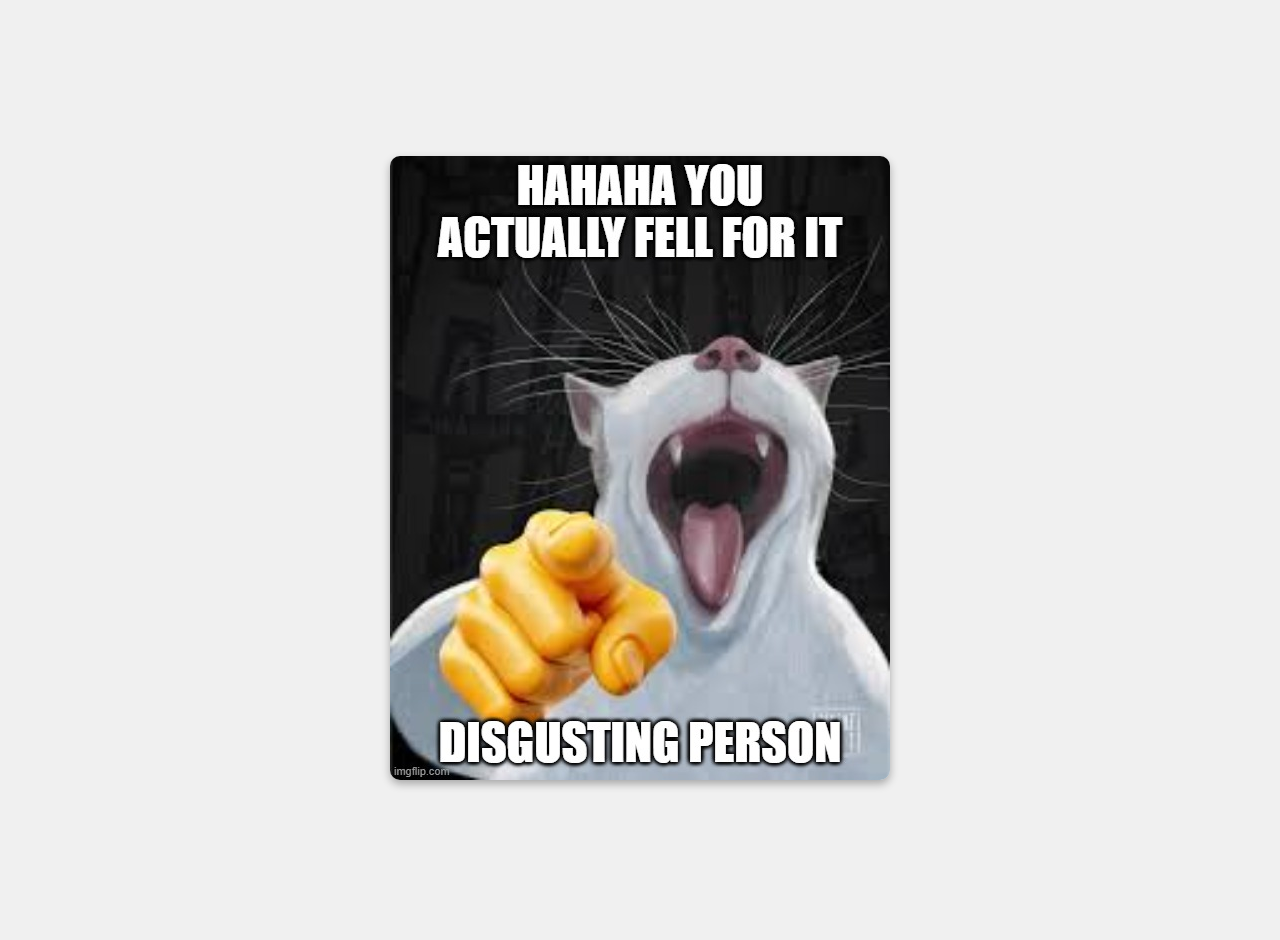
<file: haha.html>
<!DOCTYPE html>
<html>
    <head>
        <title>Meme Page</title>
        <style>
            body {
                margin: 0;
                padding: 20px;
                background-color: #f0f0f0;
                font-family: Arial, sans-serif;
                display: flex;
                justify-content: center;
                align-items: center;
                min-height: 100vh;
            }
            .meme {
                position: relative;
                max-width: 500px;
                width: 100%;
                text-align: center;
            }
            .meme img {
                width: 100%;
                height: auto;
                border-radius: 10px;
                box-shadow: 0 4px 8px rgba(0,0,0,0.3);
            }
            .top-text, .bottom-text {
                position: absolute;
                left: 50%;
                transform: translateX(-50%);
                color: white;
                font-size: 24px;
                font-weight: bold;
                text-shadow: 2px 2px 4px rgba(0,0,0,0.7);
                text-transform: uppercase;
                width: 90%;
            }
            .top-text {
                top: 10px;
            }
            .bottom-text {
                bottom: 10px;
            }
            @media (max-width: 600px) {
                .top-text, .bottom-text {
                    font-size: 18px;
                }
                body {
                    padding: 10px;
                }
            }
        </style>
    </head>
    <body>
        <div class="meme">
            <img src="catlaugh.jpg" alt="Meme Image">
        </div>
    </body>
</html>
</html>
</file>
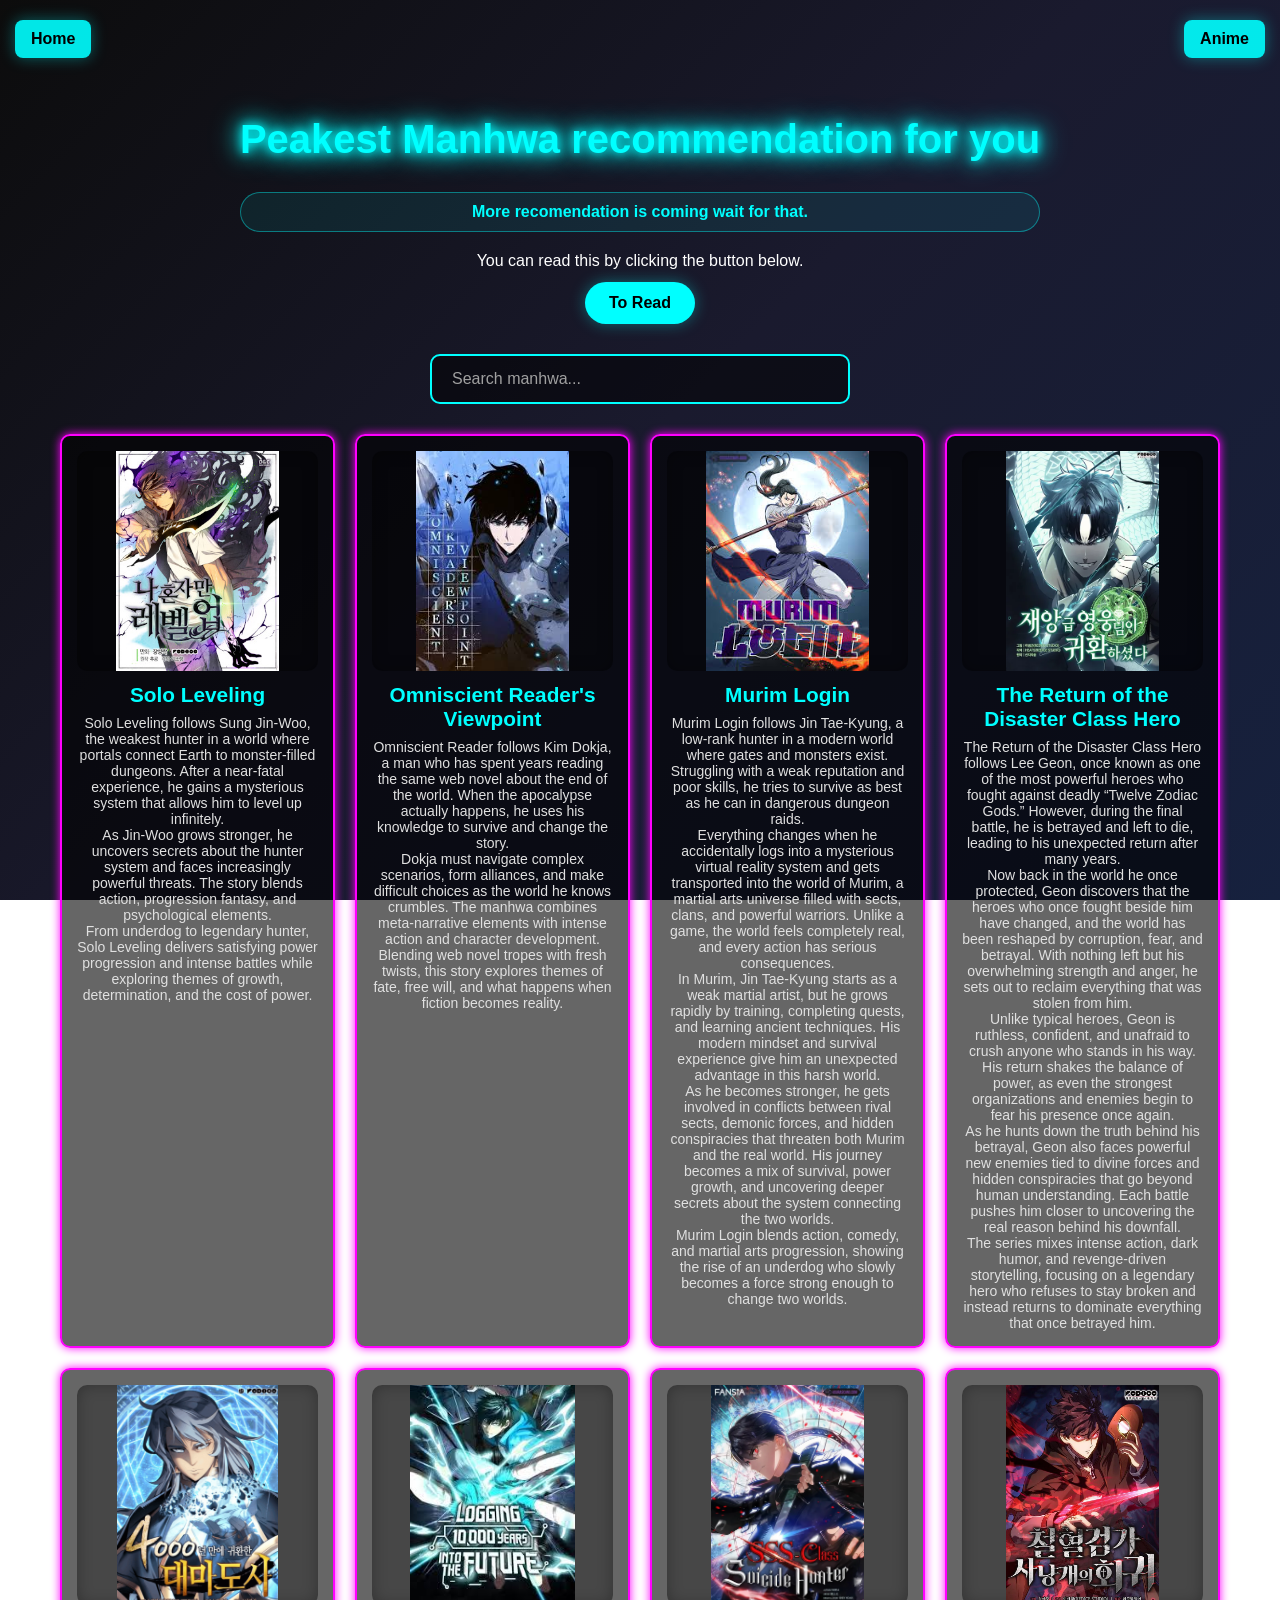
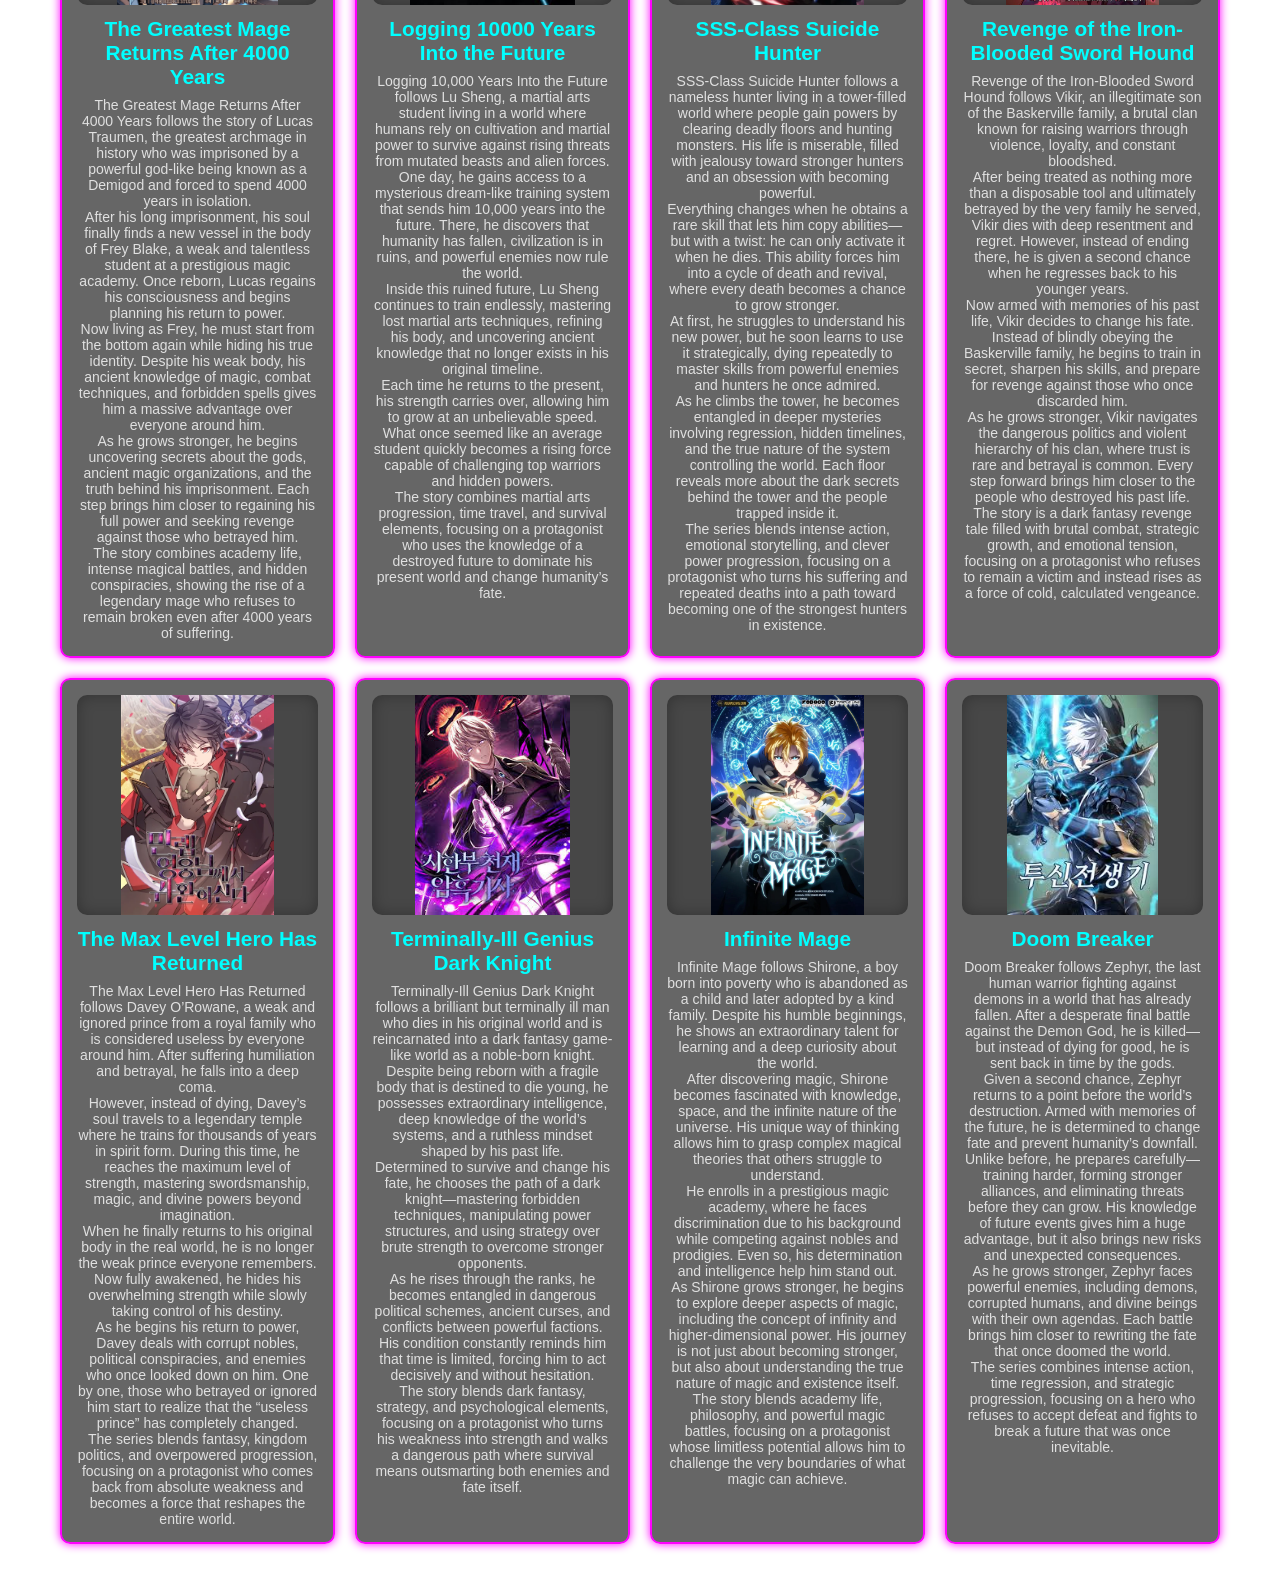
<file: Manhwa&Manhwa.html>
<!DOCTYPE html>
<html lang="en">
<head>
<meta charset="UTF-8">
<meta name="viewport" content="width=device-width, initial-scale=1.0">
<title>Manhwa recommendation</title>
<link rel="stylesheet" href="favanime.css">
</head>

<body>

    <a href="index.html" class="corner-btn left-btn">Home</a>
    <a href="fav anime.html" class="corner-btn right-btn">Anime</a>

<div class="container">
    <h1>Peakest Manhwa recommendation for you</h1>

    <div class="notice-bar">
        <div class="notice-text">More recomendation is coming wait for that.</div>
    </div>

    <div class="read-section">
        <p>You can read this by clicking the button below.</p>
        <a class="read-button" href="https://asurascans.com/" target="_blank" rel="noopener noreferrer">To Read</a>
    </div>

    <div class="search-box">
        <input id="searchInput" type="text" placeholder="Search manhwa...">
    </div>

    <div class="anime-list" id="Manhwa&ManhwaList">


        <div class="card" data-title="Solo Leveling">
            <img class="card-image" src="./solo.jpg" alt="Solo Leveling">
            <h3>Solo Leveling</h3>
            <p>Solo Leveling follows Sung Jin-Woo, the weakest hunter in a world where portals connect Earth to monster-filled dungeons. After a near-fatal experience, he gains a mysterious system that allows him to level up infinitely.</p>
            <p>As Jin-Woo grows stronger, he uncovers secrets about the hunter system and faces increasingly powerful threats. The story blends action, progression fantasy, and psychological elements.</p>
            <p>From underdog to legendary hunter, Solo Leveling delivers satisfying power progression and intense battles while exploring themes of growth, determination, and the cost of power.</p>
        </div>

        <div class="card" data-title="Omniscient Reader">
            <img class="card-image" src="./orv.jpg" alt="Omniscient Reader">
            <h3>Omniscient Reader's Viewpoint</h3>
            <p>Omniscient Reader follows Kim Dokja, a man who has spent years reading the same web novel about the end of the world. When the apocalypse actually happens, he uses his knowledge to survive and change the story.</p>
            <p>Dokja must navigate complex scenarios, form alliances, and make difficult choices as the world he knows crumbles. The manhwa combines meta-narrative elements with intense action and character development.</p>
            <p>Blending web novel tropes with fresh twists, this story explores themes of fate, free will, and what happens when fiction becomes reality.</p>
        </div>

        <div class="card" data-title="Murim Login">
         <img class="card-image" src="./Murim Login.jpg" alt="Murim Login">
         <h3>Murim Login</h3>
         <p>Murim Login follows Jin Tae-Kyung, a low-rank hunter in a modern world where gates and monsters exist. Struggling with a weak reputation and poor skills, he tries to survive as best as he can in dangerous dungeon raids.</p>
         <p>Everything changes when he accidentally logs into a mysterious virtual reality system and gets transported into the world of Murim, a martial arts universe filled with sects, clans, and powerful warriors. Unlike a game, the world feels completely real, and every action has serious consequences.</p>
        <p>In Murim, Jin Tae-Kyung starts as a weak martial artist, but he grows rapidly by training, completing quests, and learning ancient techniques. His modern mindset and survival experience give him an unexpected advantage in this harsh world.</p>
        <p>As he becomes stronger, he gets involved in conflicts between rival sects, demonic forces, and hidden conspiracies that threaten both Murim and the real world. His journey becomes a mix of survival, power growth, and uncovering deeper secrets about the system connecting the two worlds.</p>
        <p>Murim Login blends action, comedy, and martial arts progression, showing the rise of an underdog who slowly becomes a force strong enough to change two worlds.</p>
     </div>

     <div class="card" data-title="The Return of the Disaster Class Hero">
    <img class="card-image" src="./DisasterClassHero.jpg" alt="The Return of the Disaster Class Hero">
    <h3>The Return of the Disaster Class Hero</h3>

    <p>The Return of the Disaster Class Hero follows Lee Geon, once known as one of the most powerful heroes who fought against deadly “Twelve Zodiac Gods.” However, during the final battle, he is betrayed and left to die, leading to his unexpected return after many years.</p>

    <p>Now back in the world he once protected, Geon discovers that the heroes who once fought beside him have changed, and the world has been reshaped by corruption, fear, and betrayal. With nothing left but his overwhelming strength and anger, he sets out to reclaim everything that was stolen from him.</p>

    <p>Unlike typical heroes, Geon is ruthless, confident, and unafraid to crush anyone who stands in his way. His return shakes the balance of power, as even the strongest organizations and enemies begin to fear his presence once again.</p>

    <p>As he hunts down the truth behind his betrayal, Geon also faces powerful new enemies tied to divine forces and hidden conspiracies that go beyond human understanding. Each battle pushes him closer to uncovering the real reason behind his downfall.</p>

    <p>The series mixes intense action, dark humor, and revenge-driven storytelling, focusing on a legendary hero who refuses to stay broken and instead returns to dominate everything that once betrayed him.</p>
</div>

        <div class="card" data-title="The Greatest Mage Returns After 4000 Years">
    <img class="card-image" src="./GreatestMage4000Years.jpg" alt="The Greatest Mage Returns After 4000 Years">
    <h3>The Greatest Mage Returns After 4000 Years</h3>

    <p>The Greatest Mage Returns After 4000 Years follows the story of Lucas Traumen, the greatest archmage in history who was imprisoned by a powerful god-like being known as a Demigod and forced to spend 4000 years in isolation.</p>

    <p>After his long imprisonment, his soul finally finds a new vessel in the body of Frey Blake, a weak and talentless student at a prestigious magic academy. Once reborn, Lucas regains his consciousness and begins planning his return to power.</p>

    <p>Now living as Frey, he must start from the bottom again while hiding his true identity. Despite his weak body, his ancient knowledge of magic, combat techniques, and forbidden spells gives him a massive advantage over everyone around him.</p>

    <p>As he grows stronger, he begins uncovering secrets about the gods, ancient magic organizations, and the truth behind his imprisonment. Each step brings him closer to regaining his full power and seeking revenge against those who betrayed him.</p>

    <p>The story combines academy life, intense magical battles, and hidden conspiracies, showing the rise of a legendary mage who refuses to remain broken even after 4000 years of suffering.</p>
</div>

<div class="card" data-title="Logging 10,000 Years Into the Future">
    <img class="card-image" src="./Logging10000Years.jpg" alt="Logging 10,000 Years Into the Future">
    <h3>Logging 10000 Years Into the Future</h3>

    <p>Logging 10,000 Years Into the Future follows Lu Sheng, a martial arts student living in a world where humans rely on cultivation and martial power to survive against rising threats from mutated beasts and alien forces.</p>

    <p>One day, he gains access to a mysterious dream-like training system that sends him 10,000 years into the future. There, he discovers that humanity has fallen, civilization is in ruins, and powerful enemies now rule the world.</p>

    <p>Inside this ruined future, Lu Sheng continues to train endlessly, mastering lost martial arts techniques, refining his body, and uncovering ancient knowledge that no longer exists in his original timeline.</p>

    <p>Each time he returns to the present, his strength carries over, allowing him to grow at an unbelievable speed. What once seemed like an average student quickly becomes a rising force capable of challenging top warriors and hidden powers.</p>

    <p>The story combines martial arts progression, time travel, and survival elements, focusing on a protagonist who uses the knowledge of a destroyed future to dominate his present world and change humanity’s fate.</p>
</div>

<div class="card" data-title="SSS-Class Suicide Hunter">
    <img class="card-image" src="./SSS-SuicideHunter.jpg" alt="SSS-Class Suicide Hunter">
    <h3>SSS-Class Suicide Hunter</h3>

    <p>SSS-Class Suicide Hunter follows a nameless hunter living in a tower-filled world where people gain powers by clearing deadly floors and hunting monsters. His life is miserable, filled with jealousy toward stronger hunters and an obsession with becoming powerful.</p>

    <p>Everything changes when he obtains a rare skill that lets him copy abilities—but with a twist: he can only activate it when he dies. This ability forces him into a cycle of death and revival, where every death becomes a chance to grow stronger.</p>

    <p>At first, he struggles to understand his new power, but he soon learns to use it strategically, dying repeatedly to master skills from powerful enemies and hunters he once admired.</p>

    <p>As he climbs the tower, he becomes entangled in deeper mysteries involving regression, hidden timelines, and the true nature of the system controlling the world. Each floor reveals more about the dark secrets behind the tower and the people trapped inside it.</p>

    <p>The series blends intense action, emotional storytelling, and clever power progression, focusing on a protagonist who turns his suffering and repeated deaths into a path toward becoming one of the strongest hunters in existence.</p>
</div>

<div class="card" data-title="Revenge of the Iron-Blooded Sword Hound">
    <img class="card-image" src="./IronBloodedHound.jpg" alt="Revenge of the Iron-Blooded Sword Hound">
    <h3>Revenge of the Iron-Blooded Sword Hound</h3>

    <p>Revenge of the Iron-Blooded Sword Hound follows Vikir, an illegitimate son of the Baskerville family, a brutal clan known for raising warriors through violence, loyalty, and constant bloodshed.</p>

    <p>After being treated as nothing more than a disposable tool and ultimately betrayed by the very family he served, Vikir dies with deep resentment and regret. However, instead of ending there, he is given a second chance when he regresses back to his younger years.</p>

    <p>Now armed with memories of his past life, Vikir decides to change his fate. Instead of blindly obeying the Baskerville family, he begins to train in secret, sharpen his skills, and prepare for revenge against those who once discarded him.</p>

    <p>As he grows stronger, Vikir navigates the dangerous politics and violent hierarchy of his clan, where trust is rare and betrayal is common. Every step forward brings him closer to the people who destroyed his past life.</p>

    <p>The story is a dark fantasy revenge tale filled with brutal combat, strategic growth, and emotional tension, focusing on a protagonist who refuses to remain a victim and instead rises as a force of cold, calculated vengeance.</p>
</div>

<div class="card" data-title="The Max Level Hero Has Returned">
    <img class="card-image" src="./MaxLevelHero.jpg" alt="The Max Level Hero Has Returned">
    <h3>The Max Level Hero Has Returned</h3>

    <p>The Max Level Hero Has Returned follows Davey O’Rowane, a weak and ignored prince from a royal family who is considered useless by everyone around him. After suffering humiliation and betrayal, he falls into a deep coma.</p>

    <p>However, instead of dying, Davey’s soul travels to a legendary temple where he trains for thousands of years in spirit form. During this time, he reaches the maximum level of strength, mastering swordsmanship, magic, and divine powers beyond imagination.</p>

    <p>When he finally returns to his original body in the real world, he is no longer the weak prince everyone remembers. Now fully awakened, he hides his overwhelming strength while slowly taking control of his destiny.</p>

    <p>As he begins his return to power, Davey deals with corrupt nobles, political conspiracies, and enemies who once looked down on him. One by one, those who betrayed or ignored him start to realize that the “useless prince” has completely changed.</p>

    <p>The series blends fantasy, kingdom politics, and overpowered progression, focusing on a protagonist who comes back from absolute weakness and becomes a force that reshapes the entire world.</p>
</div>

<div class="card" data-title="Terminally-Ill Genius Dark Knight">
    <img class="card-image" src="./GeniusDarkKnight.jpg" alt="Terminally-Ill Genius Dark Knight">
    <h3>Terminally-Ill Genius Dark Knight</h3>

    <p>Terminally-Ill Genius Dark Knight follows a brilliant but terminally ill man who dies in his original world and is reincarnated into a dark fantasy game-like world as a noble-born knight.</p>

    <p>Despite being reborn with a fragile body that is destined to die young, he possesses extraordinary intelligence, deep knowledge of the world’s systems, and a ruthless mindset shaped by his past life.</p>

    <p>Determined to survive and change his fate, he chooses the path of a dark knight—mastering forbidden techniques, manipulating power structures, and using strategy over brute strength to overcome stronger opponents.</p>

    <p>As he rises through the ranks, he becomes entangled in dangerous political schemes, ancient curses, and conflicts between powerful factions. His condition constantly reminds him that time is limited, forcing him to act decisively and without hesitation.</p>

    <p>The story blends dark fantasy, strategy, and psychological elements, focusing on a protagonist who turns his weakness into strength and walks a dangerous path where survival means outsmarting both enemies and fate itself.</p>
</div>

<div class="card" data-title="Infinite Mage">
    <img class="card-image" src="./InfiniteMage.jpg" alt="Infinite Mage">
    <h3>Infinite Mage</h3>

    <p>Infinite Mage follows Shirone, a boy born into poverty who is abandoned as a child and later adopted by a kind family. Despite his humble beginnings, he shows an extraordinary talent for learning and a deep curiosity about the world.</p>

    <p>After discovering magic, Shirone becomes fascinated with knowledge, space, and the infinite nature of the universe. His unique way of thinking allows him to grasp complex magical theories that others struggle to understand.</p>

    <p>He enrolls in a prestigious magic academy, where he faces discrimination due to his background while competing against nobles and prodigies. Even so, his determination and intelligence help him stand out.</p>

    <p>As Shirone grows stronger, he begins to explore deeper aspects of magic, including the concept of infinity and higher-dimensional power. His journey is not just about becoming stronger, but also about understanding the true nature of magic and existence itself.</p>

    <p>The story blends academy life, philosophy, and powerful magic battles, focusing on a protagonist whose limitless potential allows him to challenge the very boundaries of what magic can achieve.</p>
</div>

    <div class="card" data-title="Doom Breaker">
    <img class="card-image" src="./DoomBreaker.jpg" alt="Doom Breaker">
    <h3>Doom Breaker</h3>

    <p>Doom Breaker follows Zephyr, the last human warrior fighting against demons in a world that has already fallen. After a desperate final battle against the Demon God, he is killed—but instead of dying for good, he is sent back in time by the gods.</p>

    <p>Given a second chance, Zephyr returns to a point before the world’s destruction. Armed with memories of the future, he is determined to change fate and prevent humanity’s downfall.</p>

    <p>Unlike before, he prepares carefully—training harder, forming stronger alliances, and eliminating threats before they can grow. His knowledge of future events gives him a huge advantage, but it also brings new risks and unexpected consequences.</p>

    <p>As he grows stronger, Zephyr faces powerful enemies, including demons, corrupted humans, and divine beings with their own agendas. Each battle brings him closer to rewriting the fate that once doomed the world.</p>

    <p>The series combines intense action, time regression, and strategic progression, focusing on a hero who refuses to accept defeat and fights to break a future that was once inevitable.</p>
</div>

    </div>
</div>

<script>
  const searchInput = document.getElementById('searchInput');
  const animeList = document.getElementById('Manhwa&ManhwaList');
  const cards = Array.from(animeList.querySelectorAll('.card'));

  searchInput.addEventListener('input', (e) => {
    const query = e.target.value.toLowerCase().trim();
    cards.forEach(card => {
      const title = card.getAttribute('data-title').toLowerCase();
      const visible = title.includes(query) || query === '';
      card.style.display = visible ? 'block' : 'none';
    });
  });
</script>
</body>
</html>
</file>
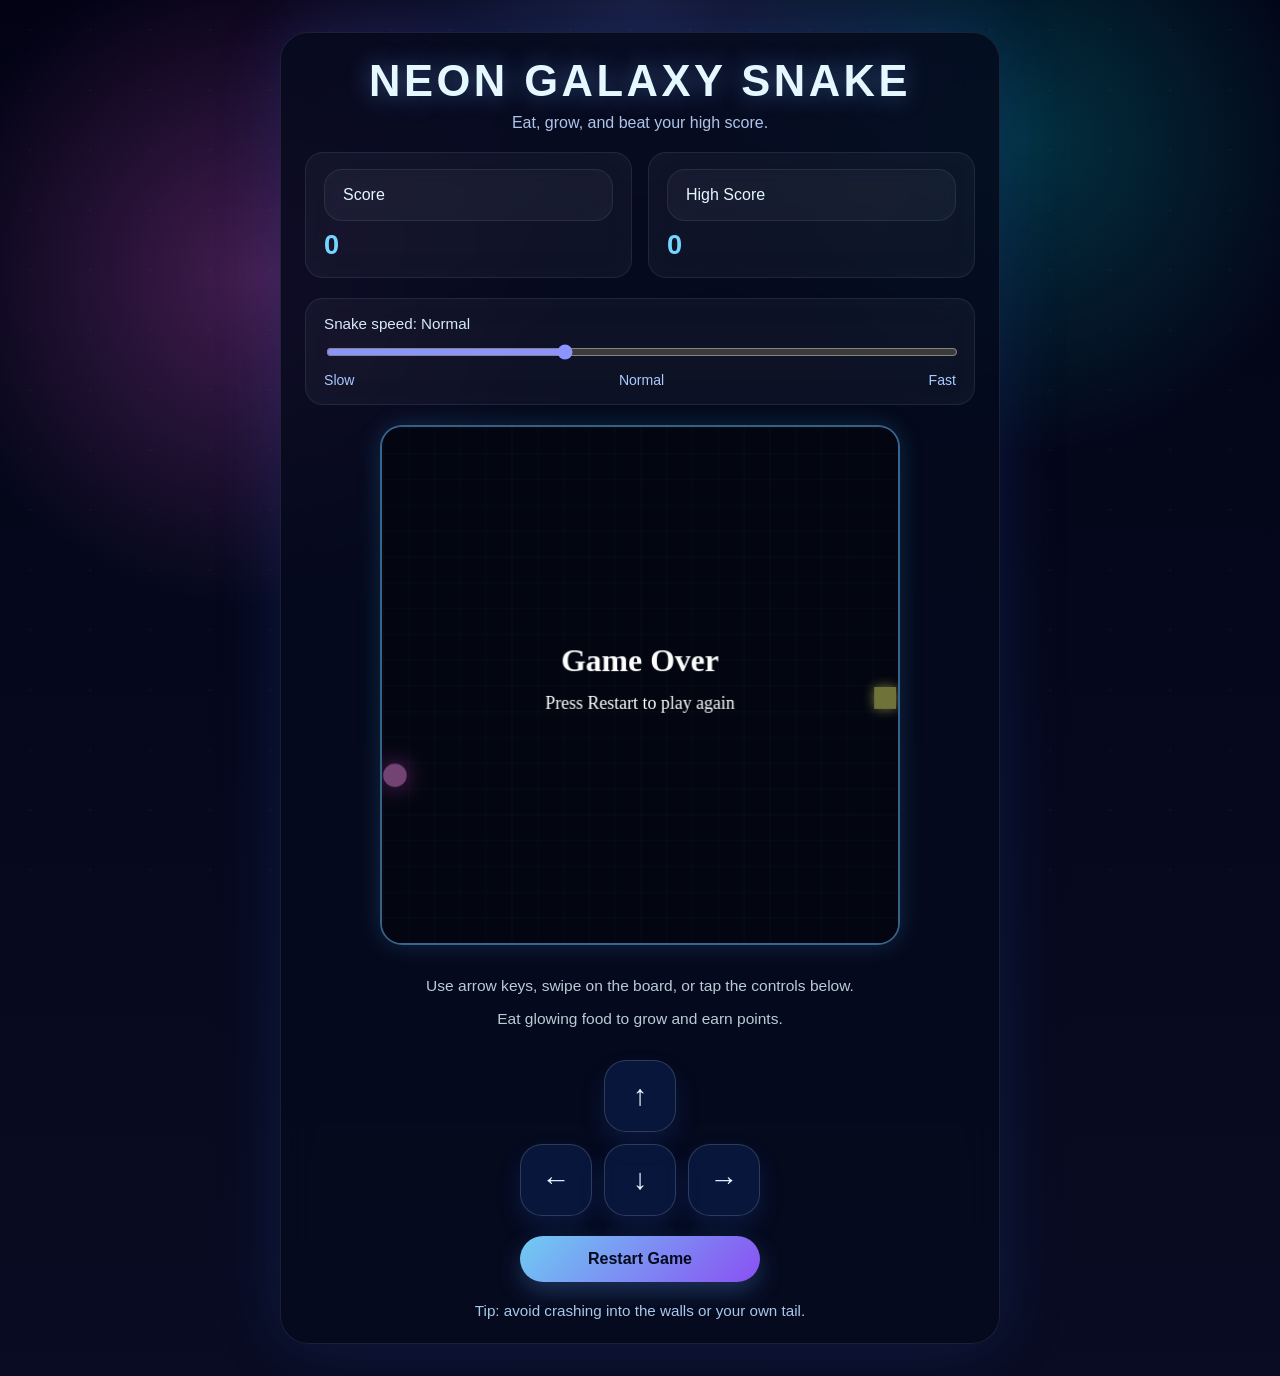
<file: snakegame.html>
<!DOCTYPE html>
<html lang="en">
<head>
  <meta charset="UTF-8">
  <meta name="viewport" content="width=device-width, initial-scale=1.0">
  <title>Neon Galaxy Snake</title>
  <link rel="stylesheet" href="snakegame.css">
</head>
<body>
  <div class="page-shell">
    <div class="game-panel">
      <header>
        <h1>Neon Galaxy Snake</h1>
        <p class="subtitle">Eat, grow, and beat your high score.</p>
      </header>

      <div class="score-board">
        <div>
          <div>Score</div>
          <span id="score">0</span>
        </div>
        <div>
          <div>High Score</div>
          <span id="highScore">0</span>
        </div>
      </div>

      <div class="speed-settings">
        <label for="speedSlider">Snake speed: <span id="speedValue">Normal</span></label>
        <input id="speedSlider" type="range" min="60" max="220" step="10" value="120">
        <div class="speed-labels">
          <span>Slow</span>
          <span>Normal</span>
          <span>Fast</span>
        </div>
      </div>

      <div class="board-shell">
        <canvas id="gameCanvas" width="520" height="520" aria-label="Snake game board"></canvas>
        <div class="instructions">
          <p>Use arrow keys, swipe on the board, or tap the controls below.</p>
          <p>Eat glowing food to grow and earn points.</p>
        </div>

        <div class="touch-controls" aria-label="Snake controls">
          <button id="upControl" class="control-button">↑</button>
          <div class="control-row">
            <button id="leftControl" class="control-button">←</button>
            <button id="downControl" class="control-button">↓</button>
            <button id="rightControl" class="control-button">→</button>
          </div>
        </div>
      </div>

      <button id="restartButton">Restart Game</button>
      <div class="hint">Tip: avoid crashing into the walls or your own tail.</div>
    </div>
  </div>

  <script>
    const canvas = document.getElementById('gameCanvas');
    const ctx = canvas.getContext('2d');
    const scale = 26;
    const rows = canvas.height / scale;
    const cols = canvas.width / scale;
    const scoreEl = document.getElementById('score');
    const highScoreEl = document.getElementById('highScore');
    const speedSlider = document.getElementById('speedSlider');
    const speedValue = document.getElementById('speedValue');
    const restartButton = document.getElementById('restartButton');
    const upControl = document.getElementById('upControl');
    const downControl = document.getElementById('downControl');
    const leftControl = document.getElementById('leftControl');
    const rightControl = document.getElementById('rightControl');
    const STORAGE_KEY = 'snakegameHighScore';

    let snake;
    let velocity;
    let food;
    let score;
    let highScore = Number(localStorage.getItem(STORAGE_KEY)) || 0;
    let gameLoopId;
    let speedDelay = Number(speedSlider.value);
    let isPaused = false;
    let pointerStart = null;

    highScoreEl.textContent = highScore;

    function createFood() {
      const position = {
        x: Math.floor(Math.random() * cols),
        y: Math.floor(Math.random() * rows)
      };

      if (snake.some(segment => segment.x === position.x && segment.y === position.y)) {
        return createFood();
      }

      return position;
    }

    function resetGame() {
      snake = [{ x: 10, y: 10 }];
      velocity = { x: 1, y: 0 };
      food = createFood();
      score = 0;
      isPaused = false;
      scoreEl.textContent = score;
      drawBoard();
    }

    function updateScore() {
      scoreEl.textContent = score;
      if (score > highScore) {
        highScore = score;
        highScoreEl.textContent = highScore;
        localStorage.setItem(STORAGE_KEY, highScore);
      }
    }

    function showGameOver() {
      isPaused = true;
      ctx.fillStyle = 'rgba(0, 0, 0, 0.55)';
      ctx.fillRect(0, 0, canvas.width, canvas.height);
      ctx.fillStyle = '#ffffff';
      ctx.font = 'bold 32px "Segoe UI"';
      ctx.textAlign = 'center';
      ctx.fillText('Game Over', canvas.width / 2, canvas.height / 2 - 14);
      ctx.font = '18px "Segoe UI"';
      ctx.fillText('Press Restart to play again', canvas.width / 2, canvas.height / 2 + 24);
    }

    function formatSpeedLabel(value) {
      if (value <= 80) return 'Fast';
      if (value <= 140) return 'Normal';
      return 'Slow';
    }

    function updateSpeed(newDelay) {
      speedDelay = newDelay;
      speedValue.textContent = formatSpeedLabel(newDelay);
      if (gameLoopId) {
        clearInterval(gameLoopId);
      }
      gameLoopId = setInterval(() => {
        if (!isPaused) {
          advanceSnake();
        }
      }, speedDelay);
    }

    function drawBoard() {
      ctx.clearRect(0, 0, canvas.width, canvas.height);
      ctx.fillStyle = '#060d24';
      ctx.fillRect(0, 0, canvas.width, canvas.height);

      for (let i = 0; i < 40; i += 2) {
        ctx.fillStyle = 'rgba(120, 190, 255, 0.04)';
        ctx.fillRect(i * 13, 0, 2, canvas.height);
        ctx.fillRect(0, i * 13, canvas.width, 2);
      }

      snake.forEach((segment, index) => {
        ctx.fillStyle = index === 0 ? '#f7ff7f' : '#6de4ff';
        ctx.shadowColor = index === 0 ? '#ffff80' : '#6df4ff';
        ctx.shadowBlur = 12;
        ctx.fillRect(segment.x * scale + 2, segment.y * scale + 2, scale - 4, scale - 4);
      });

      ctx.shadowBlur = 24;
      ctx.shadowColor = '#ff5cff';
      ctx.fillStyle = '#ff97ff';
      ctx.beginPath();
      ctx.arc(food.x * scale + scale / 2, food.y * scale + scale / 2, scale / 2.2, 0, Math.PI * 2);
      ctx.fill();
      ctx.shadowBlur = 0;
    }

    function advanceSnake() {
      const head = {
        x: snake[0].x + velocity.x,
        y: snake[0].y + velocity.y
      };

      const hitWall = head.x < 0 || head.x >= cols || head.y < 0 || head.y >= rows;
      const hitSelf = snake.some(segment => segment.x === head.x && segment.y === head.y);

      if (hitWall || hitSelf) {
        showGameOver();
        return;
      }

      snake.unshift(head);

      if (head.x === food.x && head.y === food.y) {
        score += 10;
        updateScore();
        food = createFood();
      } else {
        snake.pop();
      }

      drawBoard();
    }

    function setDirection(direction) {
      const nextVelocity = { x: velocity.x, y: velocity.y };

      if (direction === 'up' && velocity.y === 0) {
        nextVelocity.x = 0;
        nextVelocity.y = -1;
      }
      if (direction === 'down' && velocity.y === 0) {
        nextVelocity.x = 0;
        nextVelocity.y = 1;
      }
      if (direction === 'left' && velocity.x === 0) {
        nextVelocity.x = -1;
        nextVelocity.y = 0;
      }
      if (direction === 'right' && velocity.x === 0) {
        nextVelocity.x = 1;
        nextVelocity.y = 0;
      }

      velocity = nextVelocity;
    }

    function handleKeydown(event) {
      const direction = event.key.replace('Arrow', '').toLowerCase();
      setDirection(direction);
    }

    function handlePointerDown(event) {
      pointerStart = event.type.startsWith('touch') ? event.touches[0] : event;
    }

    function handlePointerUp(event) {
      if (!pointerStart) return;
      const endPoint = event.type.startsWith('touch') ? event.changedTouches[0] : event;
      const dx = endPoint.clientX - pointerStart.clientX;
      const dy = endPoint.clientY - pointerStart.clientY;
      const absX = Math.abs(dx);
      const absY = Math.abs(dy);

      if (Math.max(absX, absY) > 30) {
        if (absX > absY) {
          setDirection(dx > 0 ? 'right' : 'left');
        } else {
          setDirection(dy > 0 ? 'down' : 'up');
        }
      }

      pointerStart = null;
    }

    document.addEventListener('keydown', event => {
      if (['ArrowUp', 'ArrowDown', 'ArrowLeft', 'ArrowRight'].includes(event.key)) {
        event.preventDefault();
        handleKeydown(event);
      }
    });

    canvas.addEventListener('pointerdown', handlePointerDown);
    canvas.addEventListener('pointerup', handlePointerUp);
    canvas.addEventListener('pointercancel', () => { pointerStart = null; });

    speedSlider.addEventListener('input', event => {
      updateSpeed(Number(event.target.value));
    });

    upControl.addEventListener('click', () => setDirection('up'));
    downControl.addEventListener('click', () => setDirection('down'));
    leftControl.addEventListener('click', () => setDirection('left'));
    rightControl.addEventListener('click', () => setDirection('right'));

    restartButton.addEventListener('click', () => {
      resetGame();
    });

    resetGame();
    updateSpeed(speedDelay);
  </script>
</body>
</html>
</file>
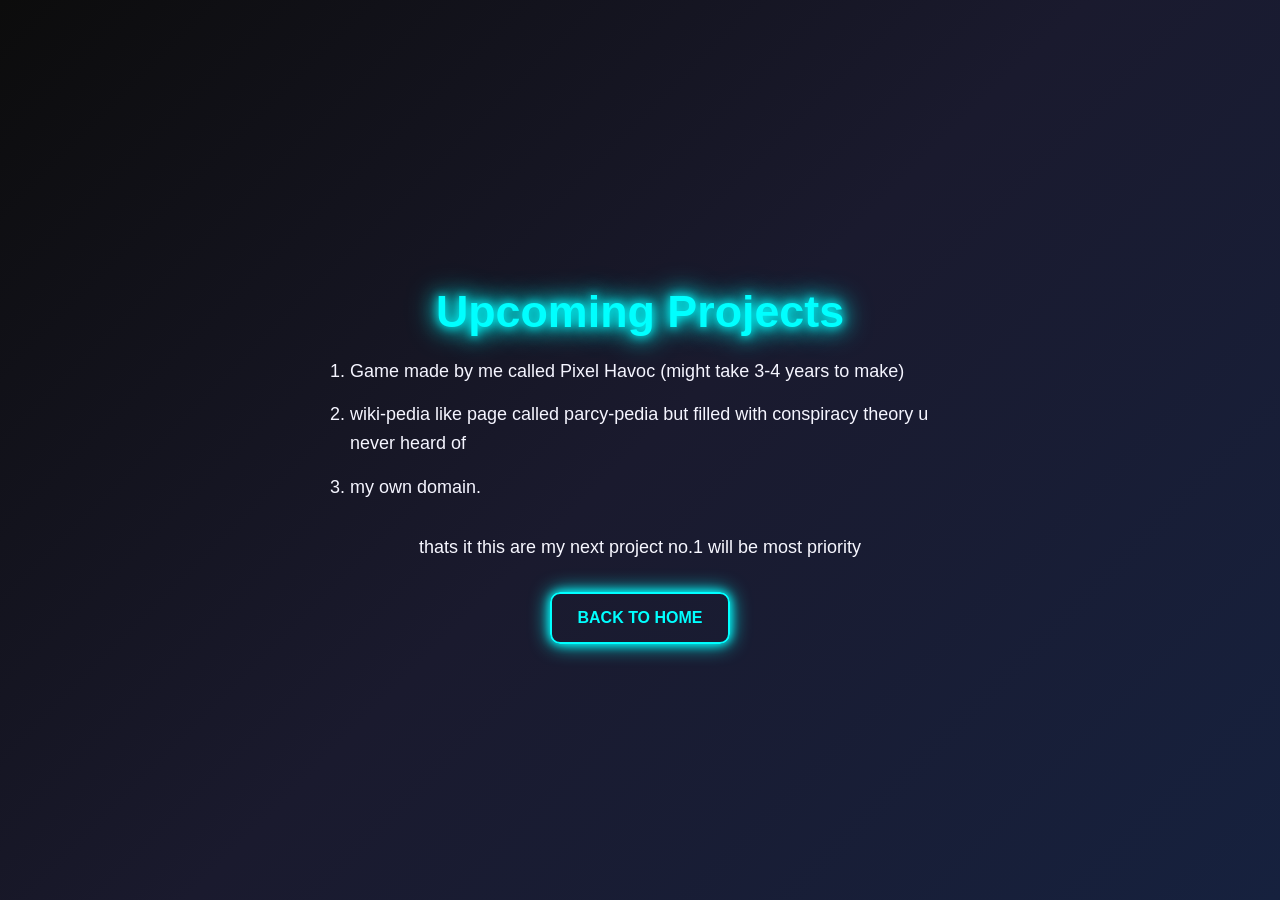
<file: Upcomingnextproject.html>
<!DOCTYPE html>
<html>
    <head>
        <meta charset="UTF-8">
        <meta name="viewport" content="width=device-width, initial-scale=1.0">
        <title>Upcoming Projects</title>
        <link rel="stylesheet" href="Upcomingproject.css">
    </head>
    <body>
        <div class="container">
            <h1>Upcoming Projects</h1>
            <ol>
                <li>Game made by me called Pixel Havoc (might take 3-4 years to make)</li>
                <li>wiki-pedia like page called parcy-pedia but filled with conspiracy theory u never heard of</li>
                <li>my own domain.</li>
            </ol>
            <p>thats it this are my next project no.1 will be most priority</p>
            <a href="index.html" class="btn back-btn">Back to Home</a>
        </div>
    </body>
</html>
</file>
<file: styles.css>
/* ===== BASE RESET & FONT ===== */
@import url('https://fonts.googleapis.com/css2?family=Orbitron:wght@400;700;900&family=Rajdhani:wght@400;600;700&display=swap');

*, *::before, *::after {
    box-sizing: border-box;
}

html, body {
    margin: 0;
    padding: 0;
    width: 100%;
    overflow-x: hidden;
}

body {
    font-family: 'Rajdhani', sans-serif;
    background:
        radial-gradient(1200px 800px at 20% 20%, rgba(110, 64, 170, 0.18), transparent 60%),
        radial-gradient(1000px 700px at 80% 35%, rgba(28, 167, 255, 0.10), transparent 60%),
        radial-gradient(900px 650px at 50% 85%, rgba(255, 56, 166, 0.06), transparent 65%),
        radial-gradient(1200px 900px at 50% 50%, rgba(255, 255, 255, 0.04), transparent 55%),
        linear-gradient(180deg, #02030a 0%, #010106 55%, #000000 100%);
    background-attachment: fixed;
    background-size: cover;
    min-height: 100vh;
    color: #fff;
    position: relative;
    isolation: isolate;
}

/* ===== PARALLAX VARS ===== */
:root {
    --galaxy-x: 0;
    --galaxy-y: 0;
    --orbit-duration: 22s;
}

/* ===== STARFIELD ===== */
body::before,
body::after {
    content: "";
    position: fixed;
    inset: -12vmax;
    pointer-events: none;
    z-index: -1;
    transform: translate3d(0, 0, 0);
}

body::before {
    background-image:
        radial-gradient(1px 1px at 20px 30px, rgba(255,255,255,0.95), transparent 55%),
        radial-gradient(1px 1px at 140px 60px, rgba(255,255,255,0.85), transparent 55%),
        radial-gradient(1px 1px at 260px 40px, rgba(255,255,255,0.90), transparent 55%),
        radial-gradient(1px 1px at 410px 90px, rgba(255,255,255,0.85), transparent 55%);
    background-size: 560px 280px;
    background-repeat: repeat;
    opacity: 0.92;
    animation: galaxyTwinkle 12s ease-in-out infinite;
}

body::after {
    background-image:
        radial-gradient(2px 2px at 60px 80px, rgba(255,255,255,0.22), transparent 60%),
        radial-gradient(2px 2px at 200px 40px, rgba(255,255,255,0.18), transparent 60%),
        radial-gradient(700px 420px at 30% 30%, rgba(82,155,255,0.08), transparent 60%),
        radial-gradient(1200px 900px at 50% 50%, rgba(0,0,0,0.55), rgba(0,0,0,0.92) 75%);
    background-size: 420px 220px, 420px 220px, auto, auto;
    background-repeat: repeat, repeat, no-repeat, no-repeat;
    opacity: 0.92;
    animation: galaxyDrift 45s linear infinite;
}

@keyframes galaxyTwinkle {
    0%   { opacity: 0.75; filter: brightness(0.95); }
    50%  { opacity: 1; filter: brightness(1.25); }
    100% { opacity: 0.78; filter: brightness(1); }
}

@keyframes galaxyDrift {
    0%   { background-position: 0 0, 0 0, 0 0, 0 0; }
    100% { background-position: 220px 140px, -180px 120px, 140px -110px, 0 0; }
}

/* ===== TOP BUTTONS ===== */
.corner-btn {
    position: fixed;
    top: 14px;
    padding: 9px 14px;
    background: #00ffff;
    color: #000;
    border: none;
    border-radius: 6px;
    font-family: 'Orbitron', monospace;
    font-weight: 700;
    font-size: 0.65rem;
    text-transform: uppercase;
    box-shadow: 0 0 10px #00ffff;
    cursor: pointer;
    transition: 0.3s;
    text-decoration: none;
    z-index: 100;
}

.corner-btn:hover {
    box-shadow: 0 0 20px #00ffff, 0 0 40px #00ffff;
    transform: scale(1.08);
}

.left-btn { left: 8px; }
.center-btn {
    left: 50%;
    transform: translateX(-50%);
}
.center-btn:hover {
    transform: translateX(-50%) scale(1.08);
}
.right-btn { right: 8px; }

/* ===== MAIN ===== */
.container {
    text-align: center;
    padding: 80px 16px 40px;
    max-width: 1000px;
    margin: 0 auto;
}

/* ===== HEADINGS ===== */
h1 {
    font-family: 'Orbitron', monospace;
    font-size: 1.9em;
    color: #00ffff;
    text-shadow:
        0 0 10px #00ffff,
        0 0 20px #00ffff,
        0 0 30px #00ffff;
    margin-bottom: 14px;
}

h1:last-of-type {
    font-size: 1em;
    font-family: 'Rajdhani', sans-serif;
}

/* ===== WEB DEV BUTTON ===== */
.web-dev-btn {
    display: inline-block;
    padding: 14px 28px;
    background: transparent;
    color: #00ff00;
    border: 2px solid #00ff00;
    border-radius: 10px;
    font-family: 'Orbitron', monospace;
    font-size: 14px;
    font-weight: 700;
    text-transform: uppercase;
    text-decoration: none;
    transition: 0.3s ease;
    box-shadow: 0 0 10px #00ff00;
    margin: 14px auto 40px;
}

.web-dev-btn:hover {
    background: #00ff00;
    color: #000;
    box-shadow:
        0 0 20px #00ff00,
        0 0 40px #00ff00,
        0 0 60px #00ff00;
}

/* =====================================================
   SOLAR SYSTEM
===================================================== */

.solar-system {
    position: relative;
    width: 420px;
    height: 420px;
    margin: 0 auto 50px;
}

/* SUN */
.sun {
    position: absolute;
    left: 50%;
    top: 50%;
    width: 80px;
    height: 80px;
    transform: translate(-50%, -50%);
    background: radial-gradient(circle at 35% 35%, #ffe066, #ff8c00 55%, #7a3000);
    border-radius: 50%;
    box-shadow:
        0 0 20px rgba(255, 200, 0, 0.9),
        0 0 50px rgba(255, 150, 0, 0.6),
        0 0 90px rgba(255, 80, 0, 0.3);
    animation: sunPulse 4s ease-in-out infinite;
    z-index: 10;

    display: flex;
    align-items: center;
    justify-content: center;

    font-family: 'Orbitron', monospace;
    font-size: 0.45rem;
    font-weight: 900;
}

@keyframes sunPulse {
    0%,100% {
        box-shadow:
            0 0 20px rgba(255,200,0,0.9),
            0 0 50px rgba(255,150,0,0.6),
            0 0 90px rgba(255,80,0,0.3);
    }

    50% {
        box-shadow:
            0 0 30px rgba(255,220,0,1),
            0 0 70px rgba(255,160,0,0.8),
            0 0 120px rgba(255,90,0,0.5);
    }
}

/* ORBIT RING */
.orbit-ring {
    position: absolute;
    left: 50%;
    top: 50%;
    width: 380px;
    height: 380px;
    margin-left: -190px;
    margin-top: -190px;
    border-radius: 50%;
    border: 1.5px dashed rgba(255,0,255,0.35);
}

/* TRACK */
.orbit-track {
    position: absolute;
    left: 50%;
    top: 50%;
    width: 0;
    height: 0;
    transform-origin: center center;
    animation: orbitSpin 22s linear infinite;
}

/* PLANETS */
.orbit-track .planet {
    position: absolute;
    left: 0;
    top: 0;

    width: 110px;

    transform:
        translateX(190px)
        translateY(-50%)
        rotate(calc(-1 * var(--start-angle)));

    background: rgba(0,0,0,0.6);
    color: #ff00ff;
    text-decoration: none;

    border: 1.5px solid #ff00ff;
    border-radius: 50px;

    font-family: 'Rajdhani', sans-serif;
    font-size: 12px;
    font-weight: 700;

    padding: 9px 10px;

    display: flex;
    align-items: center;
    justify-content: center;
    text-align: center;

    min-height: 44px;

    box-shadow:
        0 0 8px #ff00ff,
        0 0 18px rgba(255,0,255,0.4);

    transition: 0.25s;

    animation: counterSpin 22s linear infinite;
}

.orbit-track .planet:hover {
    background: #ff00ff;
    color: #000;

    box-shadow:
        0 0 20px #ff00ff,
        0 0 40px #ff00ff;
}

/* ROTATION */
@keyframes orbitSpin {
    from {
        transform: rotate(var(--start-angle));
    }

    to {
        transform: rotate(calc(var(--start-angle) + 360deg));
    }
}

@keyframes counterSpin {
    from {
        transform:
            translateX(190px)
            translateY(-50%)
            rotate(calc(-1 * var(--start-angle)));
    }

    to {
        transform:
            translateX(190px)
            translateY(-50%)
            rotate(calc(-1 * (var(--start-angle) + 360deg)));
    }
}

/* PLANET ANGLES */
.orbit-track:nth-child(3) { --start-angle: 0deg; }
.orbit-track:nth-child(4) { --start-angle: 45deg; }
.orbit-track:nth-child(5) { --start-angle: 90deg; }
.orbit-track:nth-child(6) { --start-angle: 135deg; }
.orbit-track:nth-child(7) { --start-angle: 180deg; }
.orbit-track:nth-child(8) { --start-angle: 225deg; }
.orbit-track:nth-child(9) { --start-angle: 270deg; }
.orbit-track:nth-child(10){ --start-angle: 315deg; }

/* EXTRA LINKS */
.extra-links {
    display: flex;
    justify-content: center;
    margin-top: 30px;
}

.extra-link {
    padding: 10px 20px;
    background: rgba(0,0,0,0.5);
    color: #00ffff;
    text-decoration: none;
    border: 1.5px solid #00ffff;
    border-radius: 8px;
    font-weight: 700;
    box-shadow: 0 0 8px rgba(0,255,255,0.4);
    transition: 0.25s;
}

.extra-link:hover {
    background: #00ffff;
    color: #000;
    box-shadow:
        0 0 20px #00ffff,
        0 0 40px rgba(0,255,255,0.5);
}

/* =====================================================
   MOBILE ORBIT LAYOUT
   SAME STYLE AS PC
===================================================== */

@media (max-width: 768px) {

    body {
        overflow-x: hidden;
    }

    .container {
        padding: 90px 10px 40px;
    }

    h1 {
        font-size: 1.2rem;
        line-height: 1.4;
    }

    h1:last-of-type {
        font-size: 0.8rem;
    }

    .web-dev-btn {
        font-size: 11px;
        padding: 12px 16px;
        margin-bottom: 40px;
        max-width: 250px;
    }

    /* =========================
       SOLAR SYSTEM
    ========================= */

    .solar-system {
        position: relative;
        width: 100%;
        max-width: 340px;
        height: 340px;
        margin: 20px auto 30px;
    }

    /* CENTER SUN */

    .sun {
        width: 70px;
        height: 70px;
        font-size: 0.38rem;

        left: 50%;
        top: 50%;

        transform: translate(-50%, -50%);
    }

    /* ORBIT RING */

    .orbit-ring {
        width: 250px;
        height: 250px;

        left: 50%;
        top: 50%;

        margin-left: -125px;
        margin-top: -125px;

        border: 1px dashed rgba(255,0,255,0.35);
    }

    /* TRACK */

    .orbit-track {
        position: absolute;
        left: 50%;
        top: 50%;

        width: 0;
        height: 0;

        transform-origin: center center;

        animation: orbitSpinMobile 20s linear infinite;
    }

    /* PLANETS */

    .orbit-track .planet {

        position: absolute;

        width: 82px;
        min-height: 40px;

        padding: 6px 8px;

        font-size: 9px;
        font-weight: 700;

        border-radius: 50px;

        display: flex;
        align-items: center;
        justify-content: center;
        text-align: center;

        line-height: 1.2;

        background: rgba(0,0,0,0.7);

        color: #ff00ff;

        border: 1.5px solid #ff00ff;

        box-shadow:
            0 0 10px #ff00ff,
            0 0 25px rgba(255,0,255,0.5);

        text-decoration: none;

        transform:
            translateX(125px)
            translateY(-50%)
            rotate(calc(-1 * var(--start-angle)));

        animation:
            counterSpinMobile 20s linear infinite;
    }

    /* HOVER */

    .orbit-track .planet:hover,
    .orbit-track .planet:active {

        background: #ff00ff;
        color: #000;

        box-shadow:
            0 0 20px #ff00ff,
            0 0 40px #ff00ff,
            0 0 60px rgba(255,0,255,0.7);
    }

    /* ROTATION */

    @keyframes orbitSpinMobile {

        from {
            transform: rotate(var(--start-angle));
        }

        to {
            transform: rotate(calc(var(--start-angle) + 360deg));
        }
    }

    @keyframes counterSpinMobile {

        from {
            transform:
                translateX(125px)
                translateY(-50%)
                rotate(calc(-1 * var(--start-angle)));
        }

        to {
            transform:
                translateX(125px)
                translateY(-50%)
                rotate(calc(-1 * (var(--start-angle) + 360deg)));
        }
    }

    /* PLANET POSITIONS */

    .orbit-track:nth-child(3) {
        --start-angle: 0deg;
    }

    .orbit-track:nth-child(4) {
        --start-angle: 45deg;
    }

    .orbit-track:nth-child(5) {
        --start-angle: 90deg;
    }

    .orbit-track:nth-child(6) {
        --start-angle: 135deg;
    }

    .orbit-track:nth-child(7) {
        --start-angle: 180deg;
    }

    .orbit-track:nth-child(8) {
        --start-angle: 225deg;
    }

    .orbit-track:nth-child(9) {
        --start-angle: 270deg;
    }

    .orbit-track:nth-child(10) {
        --start-angle: 315deg;
    }

    /* EXTRA LINK */

    .extra-links {
        margin-top: 15px;
    }

    .extra-link {
        font-size: 11px;
        padding: 10px 16px;
    }

    /* REMOVE OLD MOBILE GRID */

    .mobile-links,
    .extra-links-mobile {
        display: none !important;
    }
}

/* =====================================================
   EXTRA SMALL PHONES
===================================================== */

@media (max-width: 400px) {

    .solar-system {
        max-width: 280px;
        height: 280px;
    }

    .orbit-ring {

        width: 210px;
        height: 210px;

        margin-left: -105px;
        margin-top: -105px;
    }

    .sun {
        width: 60px;
        height: 60px;

        font-size: 0.33rem;
    }

    .orbit-track .planet {

        width: 68px;

        font-size: 8px;

        padding: 5px;

        transform:
            translateX(105px)
            translateY(-50%)
            rotate(calc(-1 * var(--start-angle)));

        animation:
            counterSpinTiny 20s linear infinite;
    }

    @keyframes counterSpinTiny {

        from {
            transform:
                translateX(105px)
                translateY(-50%)
                rotate(calc(-1 * var(--start-angle)));
        }

        to {
            transform:
                translateX(105px)
                translateY(-50%)
                rotate(calc(-1 * (var(--start-angle) + 360deg)));
        }
    }
}
</file>
<file: aboutme.css>
body {
    font-family: 'Arial', sans-serif;
    background: linear-gradient(135deg, #0c0c0c, #1a1a2e, #16213e);
    background-attachment: fixed;
    display: flex;
    justify-content: center;
    align-items: center;
    min-height: 100vh;
    margin: 0;
    color: #fff;
    overflow-x: hidden;
}

.container {
    text-align: center;
    max-width: 600px;
    padding: 20px;
    width: 100%;
    box-sizing: border-box;
}

p {
    font-size: 18px;
    line-height: 1.6;
    margin-bottom: 20px;
}

.btn {
    display: inline-block;
    padding: 15px 20px;
    background: transparent;
    color: #ff00ff;
    text-decoration: none;
    border: 2px solid #ff00ff;
    border-radius: 10px;
    font-size: 18px;
    font-weight: bold;
    text-transform: uppercase;
    transition: all 0.3s ease;
    box-shadow: 0 0 10px #ff00ff, 0 0 20px #ff00ff;
    margin: 10px;
}

.btn:hover {
    background: #ff00ff;
    color: #000;
    box-shadow: 0 0 20px #ff00ff, 0 0 40px #ff00ff, 0 0 60px #ff00ff;
    transform: scale(1.05);
}

.back-btn {
    border-color: #00ffff;
    color: #00ffff;
    box-shadow: 0 0 10px #00ffff, 0 0 20px #00ffff;
}

.back-btn:hover {
    background: #00ffff;
    color: #000;
    box-shadow: 0 0 20px #00ffff, 0 0 40px #00ffff, 0 0 60px #00ffff;
}

/* Mobile Responsiveness */
@media (max-width: 768px) {
    .container {
        padding: 15px;
        max-width: 90%;
    }

    p {
        font-size: 16px;
        margin-bottom: 15px;
    }

    .btn {
        padding: 12px 18px;
        font-size: 16px;
        margin: 8px;
    }
}

@media (max-width: 480px) {
    body {
        padding: 10px;
    }

    .container {
        padding: 12px;
        max-width: 95%;
    }

    p {
        font-size: 14px;
        margin-bottom: 12px;
        line-height: 1.5;
    }

    .btn {
        padding: 10px 15px;
        font-size: 14px;
        margin: 6px;
        display: block;
        width: 100%;
        max-width: 250px;
        margin-left: auto;
        margin-right: auto;
    }
}
</file>
<file: favanime.css>
* {
    box-sizing: border-box;
}

body {
    font-family: 'Arial', sans-serif;
    background: linear-gradient(135deg, #0c0c0c, #1a1a2e, #16213e);
    background-attachment: fixed;
    margin: 0;
    color: #fff;
    min-height: 100vh;
    overflow-x: hidden;
}

.container {
    text-align: center;
    padding: 90px 20px 40px;
    max-width: 1200px;
    margin: 0 auto;
}

h1 {
    font-size: clamp(1.8em, 5vw, 2.5em);
    color: #00ffff;
    text-shadow: 0 0 10px #00ffff, 0 0 20px #00ffff, 0 0 30px #00ffff;
    margin-bottom: 30px;
}

.search-box {
    margin: 30px 0;
    display: flex;
    justify-content: center;
}

input {
    padding: 14px 20px;
    width: 100%;
    max-width: 420px;
    border-radius: 10px;
    border: 2px solid #00ffff;
    background: rgba(0, 0, 0, 0.5);
    color: #fff;
    outline: none;
    font-size: 16px;
    transition: 0.3s;
}

.read-section {
    margin: 0 auto 20px;
    max-width: 700px;
    text-align: center;
    color: #d4f0ff;
}

.read-section p {
    margin: 0 0 12px;
    font-size: 1rem;
    color: #fff;
}

.read-button {
    display: inline-block;
    padding: 12px 24px;
    background: #00ffff;
    color: #000;
    font-weight: 700;
    border-radius: 999px;
    text-decoration: none;
    box-shadow: 0 0 15px rgba(0, 255, 255, 0.35);
    transition: transform 0.2s ease, box-shadow 0.2s ease;
}

.read-button:hover {
    transform: translateY(-2px);
    box-shadow: 0 0 25px rgba(0, 255, 255, 0.55);
}

.corner-btn {
    position: absolute;
    top: 20px;
    padding: 10px 16px;
    border-radius: 8px;
    background: rgba(0, 255, 255, 0.9);
    color: #000;
    text-decoration: none;
    font-weight: bold;
    box-shadow: 0 0 15px rgba(0, 255, 255, 0.35);
    transition: transform 0.2s ease, box-shadow 0.2s ease;
    z-index: 10;
}

.left-btn {
    left: 15px;
}

.right-btn {
    right: 15px;
}

.corner-btn:hover {
    transform: translateY(-2px);
    box-shadow: 0 0 25px rgba(0, 255, 255, 0.55);
}

@media (max-width: 768px) {
    .corner-btn {
        padding: 8px 12px;
        font-size: 0.85rem;
    }

    .left-btn,
    .right-btn {
        top: 12px;
    }

    .container {
        padding-top: 84px;
    }

    .notice-text {
        font-size: 0.95rem;
    }

    .read-section {
        padding: 0 10px;
    }
}

@media (max-width: 480px) {
    .corner-btn {
        padding: 7px 10px;
        font-size: 0.8rem;
    }

    .left-btn,
    .right-btn {
        top: 10px;
    }

    .container {
        padding-top: 70px;
    }

    .notice-text {
        font-size: 0.9rem;
    }

    .read-section {
        padding: 0 8px;
    }
}

.notice-bar {
    margin: 0 auto 20px;
    overflow: hidden;
    max-width: 800px;
    border: 1px solid rgba(0, 255, 255, 0.4);
    border-radius: 999px;
    background: rgba(0, 255, 255, 0.08);
    padding: 10px 0;
}

.notice-text {
    display: inline-block;
    white-space: nowrap;
    color: #00ffff;
    font-weight: 600;
    animation: scrollNotice 12s linear infinite;
}

@keyframes scrollNotice {
    0% { transform: translateX(100%); }
    100% { transform: translateX(-100%); }
}

input::placeholder {
    color: #a0a0a0;
}

.anime-list {
    display: grid;
    grid-template-columns: repeat(auto-fit, minmax(250px, 1fr));
    gap: 20px;
    justify-content: center;
}

.card {
    background: rgba(0, 0, 0, 0.6);
    border: 2px solid #ff00ff;
    border-radius: 10px;
    box-shadow: 0 0 10px #ff00ff;
    padding: 15px;
    transition: 0.3s;
    overflow: hidden;
}

.card:hover {
    transform: scale(1.05);
    box-shadow: 0 0 25px #ff00ff;
}

.card-image {
    width: 100%;
    height: 220px;
    max-height: 260px;
    border-radius: 10px;
    object-fit: contain;
    object-position: center;
    margin-bottom: 12px;
    box-shadow: inset 0 0 15px rgba(0, 0, 0, 0.3);
    display: block;
    background-color: rgba(0, 0, 0, 0.3);
}

.card h3 {
    color: #00ffff;
    margin: 12px 0 8px;
    font-size: 1.3em;
}

.card p {
    font-size: 14px;
    color: #e0e0e0;
    margin: 0;
}

@media (max-width: 768px) {
    .container {
        padding: 25px 15px;
    }

    h1 {
        font-size: 1.8em;
    }

    input {
        padding: 12px 16px;
        max-width: 100%;
    }

    .anime-list {
        grid-template-columns: repeat(auto-fit, minmax(200px, 1fr));
        gap: 15px;
    }

    .card {
        padding: 12px;
    }

    .card-image {
        height: 160px;
        max-height: 180px;
        object-fit: contain;
    }
}

@media (max-width: 480px) {
    .container {
        padding: 20px 12px;
    }

    h1 {
        font-size: 1.5em;
    }

    .search-box {
        margin: 20px 0;
    }

    .anime-list {
        grid-template-columns: 1fr;
        gap: 12px;
    }

    .card {
        padding: 10px;
    }

    .card-image {
        height: 130px;
        max-height: 150px;
        object-fit: contain;
    }

    .card h3 {
        font-size: 1.1em;
    }

    .card p {
        font-size: 13px;
    }
}
</file>
<file: snakegame.css>
* {
  box-sizing: border-box;
}

:root {
  color-scheme: dark;
  font-family: 'Segoe UI', Tahoma, Geneva, Verdana, sans-serif;
  background: radial-gradient(circle at top, rgba(120, 150, 255, 0.18), transparent 25%),
              radial-gradient(circle at 20% 20%, rgba(255, 100, 240, 0.25), transparent 22%),
              radial-gradient(circle at 80% 10%, rgba(0, 255, 255, 0.18), transparent 20%),
              linear-gradient(180deg, #020214 0%, #05081c 45%, #090c22 100%);
  min-height: 100vh;
}

body {
  margin: 0;
  padding: 32px;
  display: flex;
  justify-content: center;
  align-items: center;
  min-height: 100vh;
  color: #e5f7ff;
}

body::before {
  content: '';
  position: fixed;
  inset: 0;
  background-image: radial-gradient(rgba(255,255,255,0.14) 1px, transparent 1px);
  background-size: 60px 60px;
  opacity: 0.25;
  pointer-events: none;
}

.page-shell {
  position: relative;
  width: min(100%, 720px);
  padding: 24px;
  border: 1px solid rgba(255,255,255,0.09);
  background: rgba(6, 10, 30, 0.82);
  box-shadow: 0 0 70px rgba(56, 109, 255, 0.16);
  border-radius: 28px;
  backdrop-filter: blur(18px);
}

.game-panel {
  display: grid;
  gap: 20px;
}

header {
  text-align: center;
}

h1 {
  margin: 0 0 8px;
  font-size: clamp(2rem, 3.4vw, 3rem);
  letter-spacing: 0.08em;
  text-transform: uppercase;
  text-shadow: 0 0 24px rgba(120, 170, 255, 0.45);
}

.subtitle {
  margin: 0;
  color: #c1d8ff;
  opacity: 0.9;
}

.score-board {
  display: grid;
  grid-template-columns: repeat(2, minmax(0, 1fr));
  gap: 16px;
}

.score-board div {
  padding: 16px 18px;
  background: rgba(255,255,255,0.04);
  border: 1px solid rgba(255,255,255,0.08);
  border-radius: 18px;
  box-shadow: inset 0 0 25px rgba(15, 24, 75, 0.15);
}

.speed-settings {
  display: grid;
  gap: 10px;
  padding: 16px 18px;
  background: rgba(255,255,255,0.04);
  border: 1px solid rgba(255,255,255,0.08);
  border-radius: 18px;
  box-shadow: inset 0 0 25px rgba(15, 24, 75, 0.15);
}

.speed-settings label {
  display: block;
  font-size: 0.95rem;
  color: #d7e9ff;
}

#speedSlider {
  width: 100%;
  accent-color: #8c95ff;
  cursor: pointer;
}

.speed-labels {
  display: flex;
  justify-content: space-between;
  color: #a9c9ff;
  font-size: 0.88rem;
}

.score-board span {
  display: block;
  margin-top: 8px;
  font-size: 1.7rem;
  font-weight: 700;
  color: #74d6ff;
}

.board-shell {
  display: grid;
  gap: 16px;
  justify-items: center;
}

#gameCanvas {
  width: min(100%, 520px);
  height: auto;
  max-width: 100%;
  touch-action: none;
  border-radius: 22px;
  border: 2px solid rgba(111, 189, 255, 0.5);
  box-shadow: 0 0 25px rgba(68, 192, 255, 0.18), inset 0 0 24px rgba(30, 53, 118, 0.2);
  background: radial-gradient(circle at 30% 30%, rgba(116, 214, 255, 0.16), transparent 22%),
              linear-gradient(180deg, rgba(3, 12, 36, 0.9), rgba(0, 0, 0, 0.7));
}

.touch-controls {
  display: grid;
  gap: 12px;
  width: min(100%, 360px);
  justify-items: center;
}

.control-row {
  display: flex;
  gap: 12px;
}

.control-button {
  width: 72px;
  height: 72px;
  border-radius: 22px;
  border: 1px solid rgba(255,255,255,0.16);
  background: rgba(10, 24, 64, 0.88);
  color: #e9f4ff;
  font-size: 1.8rem;
  font-weight: 700;
  box-shadow: 0 12px 24px rgba(36, 96, 198, 0.18);
  cursor: pointer;
  transition: transform 0.16s ease, background 0.16s ease;
}

.control-button:active,
.control-button:hover {
  transform: translateY(-1px);
  background: rgba(29, 61, 109, 0.96);
}

.instructions {
  text-align: center;
  color: #d9edf4;
  opacity: 0.85;
  font-size: 0.97rem;
}

#restartButton {
  width: 100%;
  max-width: 240px;
  justify-self: center;
  padding: 14px 18px;
  border: none;
  border-radius: 999px;
  background: linear-gradient(135deg, rgba(117,214,255,0.95), rgba(145,84,255,0.95));
  color: #040b1c;
  font-size: 1rem;
  font-weight: 700;
  cursor: pointer;
  transition: transform 0.18s ease, box-shadow 0.18s ease;
  box-shadow: 0 10px 25px rgba(93, 167, 255, 0.26);
}

#restartButton:hover {
  transform: translateY(-1px);
  box-shadow: 0 16px 30px rgba(93, 167, 255, 0.32);
}

.hint {
  text-align: center;
  font-size: 0.95rem;
  color: #a7c8ea;
}

@media (max-width: 540px) {
  body {
    padding: 14px;
  }

  .page-shell {
    padding: 16px;
  }

  .score-board {
    grid-template-columns: 1fr;
  }

  .touch-controls {
    width: 100%;
  }

  .control-button {
    width: 60px;
    height: 60px;
    font-size: 1.5rem;
  }
}
</file>
<file: Upcomingproject.css>
body {
    font-family: 'Arial', sans-serif;
    background: linear-gradient(135deg, #0c0c0c, #1a1a2e, #16213e);
    background-attachment: fixed;
    display: flex;
    justify-content: center;
    align-items: center;
    min-height: 100vh;
    margin: 0;
    color: #fff;
    overflow-x: hidden;
}

.container {
    text-align: center;
    max-width: 700px;
    padding: 30px;
    width: 100%;
    box-sizing: border-box;
}

h1 {
    font-size: 2.8em;
    color: #00ffff;
    margin-bottom: 20px;
    text-shadow: 0 0 10px #00ffff, 0 0 20px #00ffff, 0 0 30px #00ffff;
}

ol {
    text-align: left;
    margin: 0 auto 30px;
    max-width: 600px;
    padding-left: 20px;
}

li {
    margin-bottom: 15px;
    font-size: 18px;
    line-height: 1.6;
    color: #f5f5ff;
}

p {
    font-size: 18px;
    line-height: 1.7;
    margin-bottom: 30px;
    color: #f7f7ff;
}

.btn {
    display: inline-block;
    padding: 15px 25px;
    background: transparent;
    color: #ff00ff;
    text-decoration: none;
    border: 2px solid #ff00ff;
    border-radius: 10px;
    font-size: 16px;
    font-weight: bold;
    text-transform: uppercase;
    transition: all 0.3s ease;
    box-shadow: 0 0 10px #ff00ff, 0 0 20px #ff00ff;
}

.btn:hover {
    background: #ff00ff;
    color: #000;
    box-shadow: 0 0 20px #ff00ff, 0 0 40px #ff00ff, 0 0 60px #ff00ff;
    transform: scale(1.05);
}

.back-btn {
    border-color: #00ffff;
    color: #00ffff;
    box-shadow: 0 0 10px #00ffff, 0 0 20px #00ffff;
}

.back-btn:hover {
    background: #00ffff;
    color: #000;
    box-shadow: 0 0 20px #00ffff, 0 0 40px #00ffff, 0 0 60px #00ffff;
}

/* Mobile Responsiveness */
@media (max-width: 768px) {
    .container {
        padding: 20px;
        max-width: 90%;
    }

    h1 {
        font-size: 2.2em;
        margin-bottom: 15px;
    }

    ol {
        padding-left: 15px;
        max-width: 100%;
    }

    li {
        font-size: 16px;
        margin-bottom: 12px;
        line-height: 1.5;
    }

    p {
        font-size: 16px;
        margin-bottom: 25px;
    }

    .btn {
        padding: 12px 20px;
        font-size: 15px;
    }
}

@media (max-width: 480px) {
    body {
        padding: 10px;
    }

    .container {
        padding: 15px;
        max-width: 95%;
    }

    h1 {
        font-size: 1.8em;
        margin-bottom: 12px;
    }

    ol {
        padding-left: 10px;
        max-width: 100%;
    }

    li {
        font-size: 14px;
        margin-bottom: 10px;
        line-height: 1.4;
    }

    p {
        font-size: 14px;
        margin-bottom: 20px;
    }

    .btn {
        padding: 10px 16px;
        font-size: 14px;
        display: block;
        width: 100%;
        max-width: 250px;
        margin: 10px auto;
    }
}
</file>
